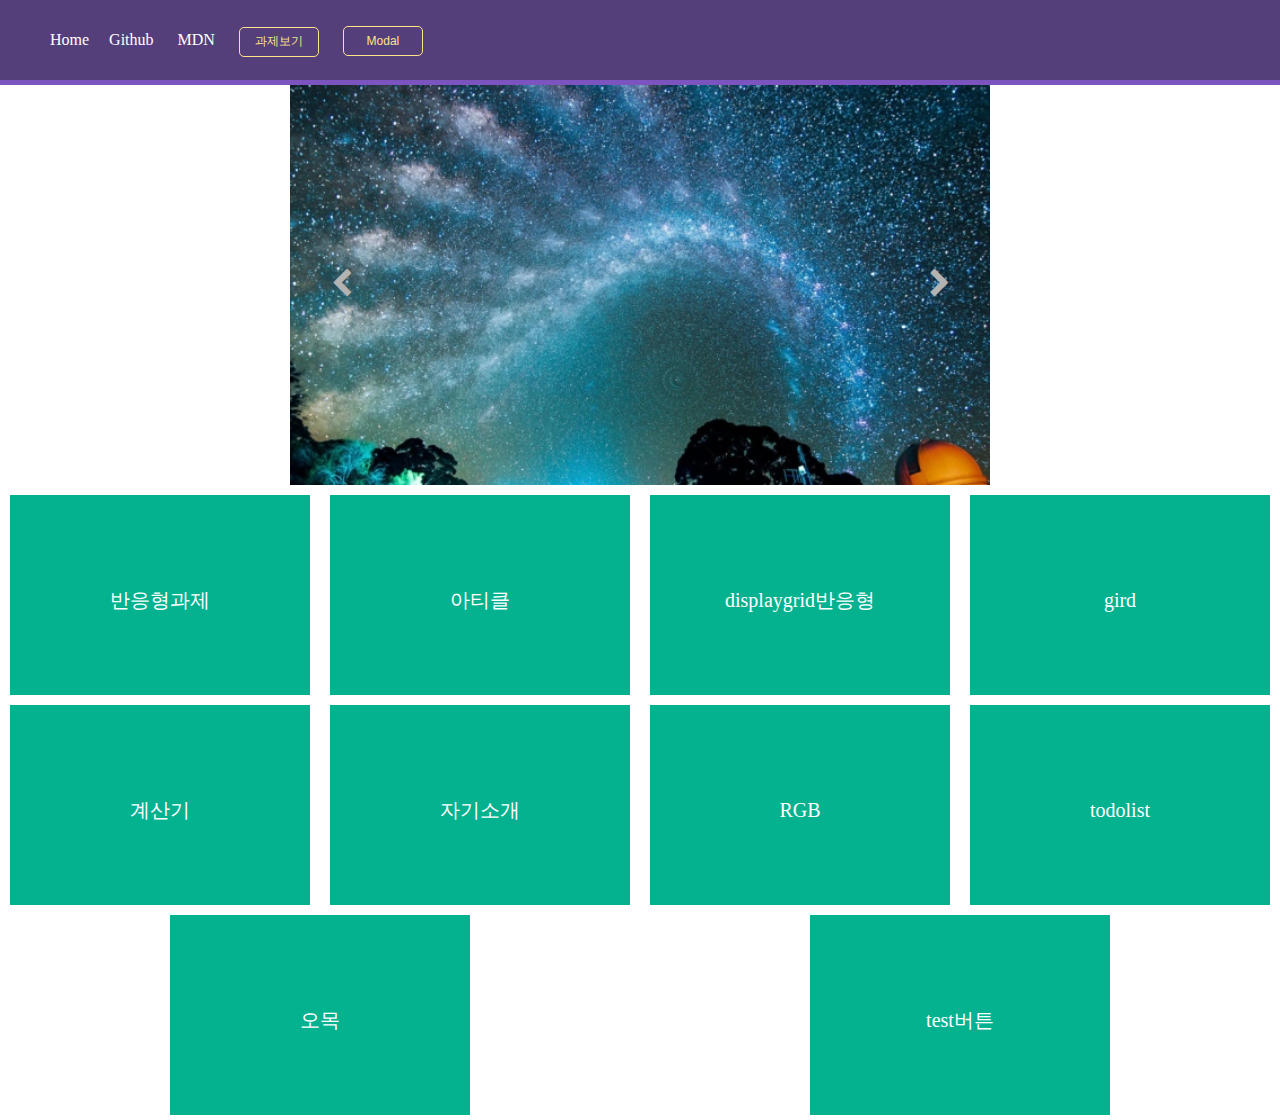
<file: index.html>
<!DOCTYPE html>
<html lang="ko">

<head>
    <meta charset="UTF-8">
    <meta name="viewport" content="width=device-width, initial-scale=1.0">

    <title>과제</title>
    <link rel="stylesheet" href="./css/style.css">
</head>

<body>
    <div class="container">
        <div class="modalwarp" onclick="modalclose()">
        </div>
        <div class="navbar">
            <a href="index.html" class="home">Home</a>
            <ul class="navbarul">
                <li>
                    <a href="https://github.com/wonchangkim/">Github</a>
                </li>
                <li>
                    <a href="https://developer.mozilla.org/ko/">MDN</a>
                </li>
                <li>
                    <button class="carousel-btn menu-btn" type="button" onclick="carouselbtn()">과제보기</button>
                </li>
                <li>
                    <button class="modal-btn menu-btn" type="button" onclick="modalbtn()">Modal</button>
                </li>
                
            </ul>
        </div>

        <div class="modal">
            <h3>Modal test</h3>
            <p>Woohoo, you're reading this text in a modal!</p>
            <button class="modalcolsebtn" type="button" onclick="modalclose()">Close</button>
            <span class="icon-cancel" onclick="modalclose()"></span>

        </div>

        <div class="collapse">
            <div class="collapsecontent">
                <ul class="collapseitem">
                    <li>
                        <a href="./responsive/">반응형과제</a>
                    </li>
                    <li>
                        <a href="./20171127/">아티클</a>
                    </li>
                    <li>
                        <a href="./displaygrid/">displaygrid반응형</a>
                    </li>
                    <li>
                        <a href="./gird/">gird</a>
                    </li>
                    <li>
                        <a href="./calculator/">계산기</a>
                    </li>
                    <li>
                        <a href="./myself/">자기소개</a>
                    </li>
                    <li>
                        <a href="./rgb/">RGB</a>
                    </li>
                    <li>
                        <a href="./todolist/">todolist</a>
                    </li>
                    <li>
                        <a href="./omok/">오목</a>
                    </li>
                    <li>
                        <a href="./test/3.html">test버튼</a>
                    </li>
                </ul>
            </div>

        </div>
        <div class="carousel">
            <div class="corouselinner">
                <img class="img i1" src="./images/1.jpg" alt="">
                <img class="img i2" src="./images/2.jpg" alt="">
                <img class="img i3" src="./images/3.jpg" alt="">
            </div>
            <span class="carobtn carousel-prev icon-left-open" onclick="prevSlides()">
            </span>
            <span class="carobtn carousel-next icon-right-open" onclick="nextSlides()"></span>
        </div>

        <div class="con">
            <div>
                <a href="./responsive/">반응형과제</a>
            </div>
            <div>
                <a href="./20171127/">아티클</a>
            </div>
            <div>
                <a href="./displaygrid/">displaygrid반응형</a>
            </div>
            <div>
                <a href="./gird/">gird</a>
            </div>
            <div>
                <a href="./calculator/">계산기</a>
            </div>
            <div>
                <a href="./myself/">자기소개</a>
            </div>
            <div>
                <a href="./rgb/">RGB</a>
            </div>
            <div>
                <a href="./todolist/">todolist</a>
            </div>

            <div>
                <a href="./omok/">오목</a>
            </div>
            <div>
                <a href="./test/3.html">test버튼</a>
            </div>
        </div>
        <script src="./js/index.js"></script>
    </div>
</body>

</html>
</file>
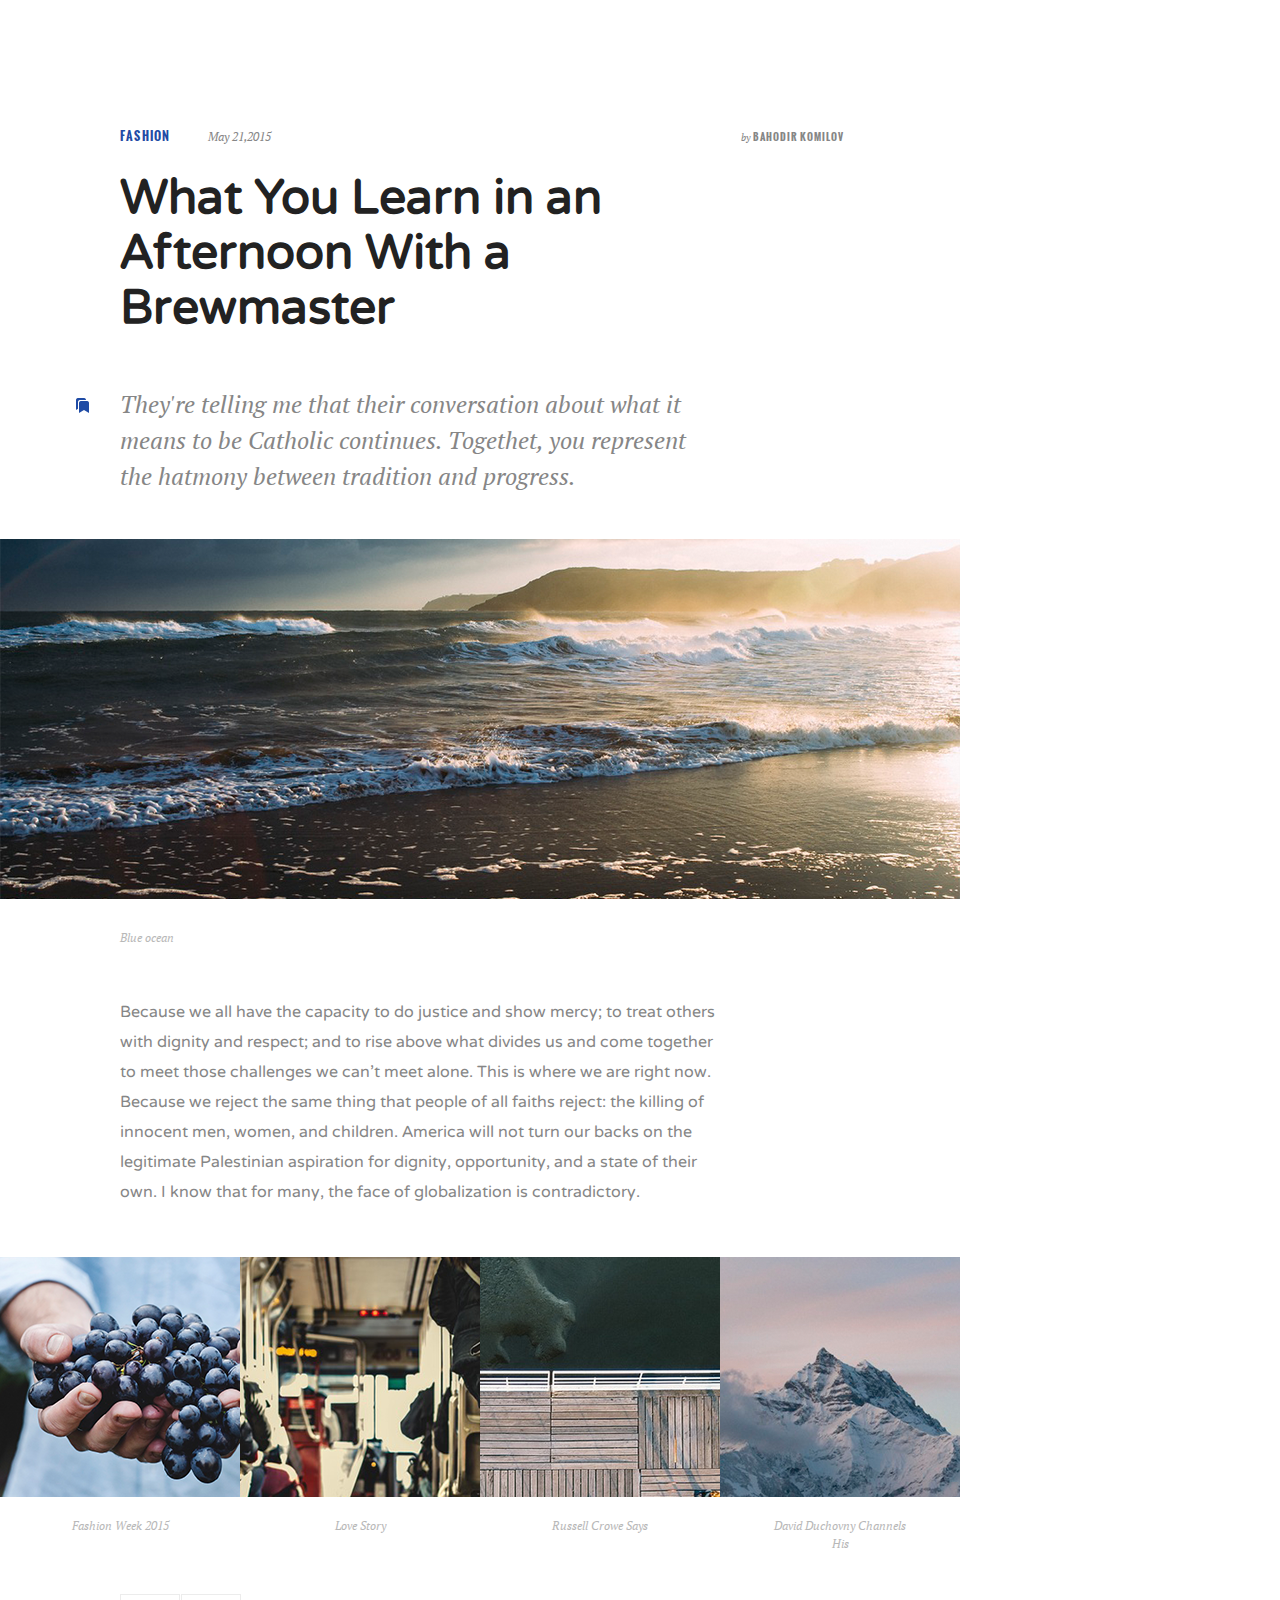
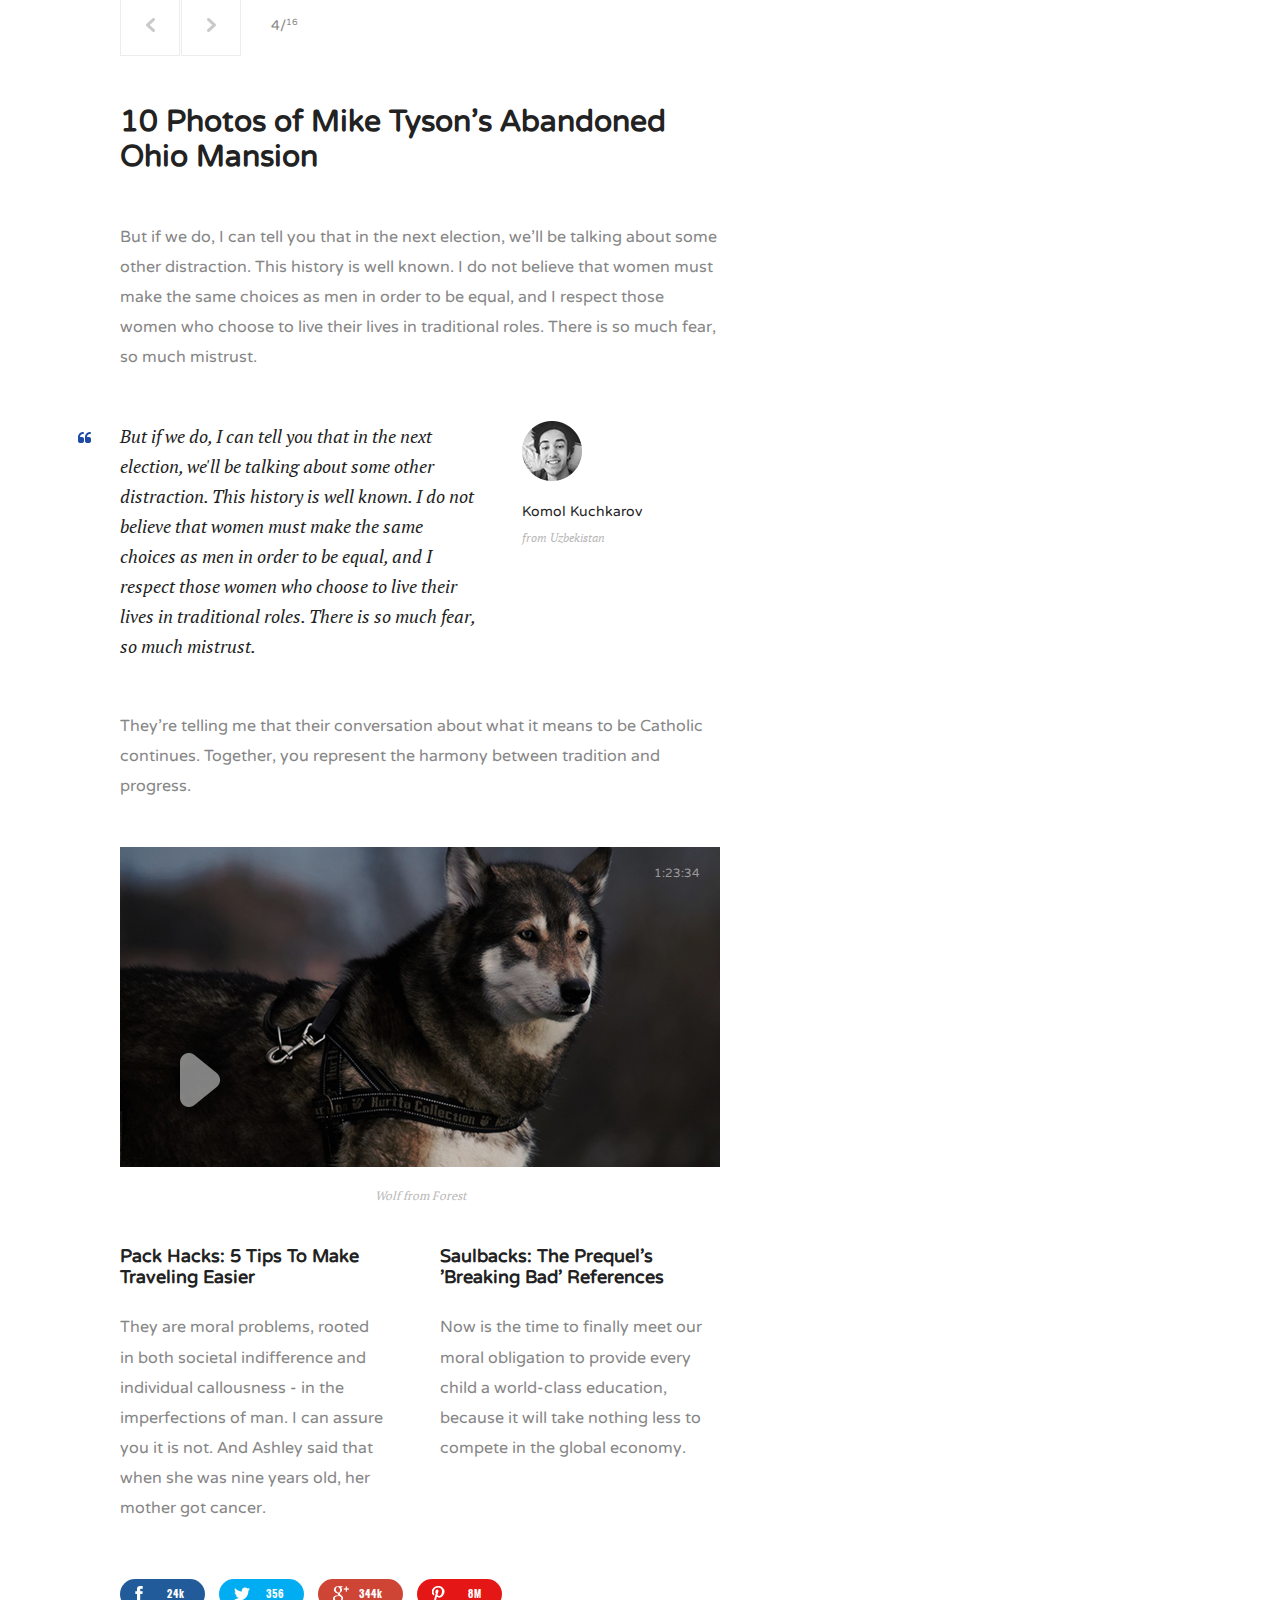
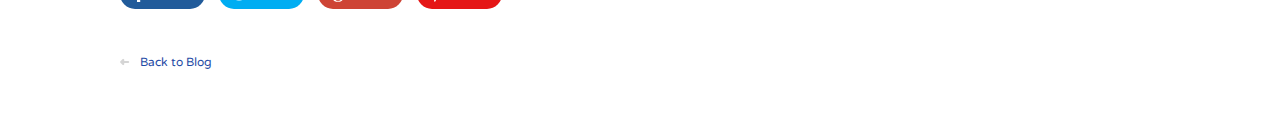
<file: 20171127/index.html>
<!DOCTYPE html>
<html lang="ko">

<head>
  <meta charset="UTF-8">
  <meta name="viewport" content="width=device-width, initial-scale=1.0">
  <link rel="stylesheet" href="./css/style.css">
  <title>2017.11.27과제</title>
</head>

<body>
  <div class="container">
    <a href="#main-content" class="a11y">본문 바로가기</a>
    <header class="header">

      <ul class="menu">
        <li>
          <h1 class="title-heading"><a href="#">fashion</a></h1>
        </li>
        <li>
          <h2 class="readable-hidden">navigation</h2>
        </li>
        <li><a href="#" class="date">May 21,2015</a></li>
        <li><a href="#" class="author">by<span>BAHODIR KOMILOV</span></a></li>
      </ul>

    </header>

    <main class="main-content">
      <article>
        <h2 class="main-article-heading margin"><a href="#">What You Learn in an Afternoon With a Brewmaster</a></h2>
        <p class="main-article-quote margin"><q cite="#">They're telling me that their conversation about what it means to be Catholic continues. Togethet, you represent the hatmony between tradition and progress.</q></p>
        <figure class="main-article-image">
          <img class="main-article-image-content" src="./images/main-article-image.png" alt="바다이미지" title="blue cean">
          <figcaption class="margin">Blue ocean</figcaption>
        </figure>
        <p class="main-article-content margin">Because we all have the capacity to do justice and show mercy; to treat others with dignity and respect; and to rise above what divides us and come together to meet those challenges we can't meet alone. This is where we are right now. Because
          we reject the same thing that people of all faiths reject: the killing of innocent men, women, and children. America will not turn our backs on the legitimate Palestinian aspiration for dignity, opportunity, and a state of their own. I know
          that for many, the face of globalization is contradictory.</p>
      </article>

      <div class="image-slide">
        <section class="section1" id="section1" role="tabpanel" aria-labelledby="tab1">
          <h2 class="readable-hidden">이미지슬라이드</h2>
          <figure>
            <img class="image-slide1" src="./images/main_article_sub_image1.png" alt="손위의 포도" title="Fashion Week 2015">
            <figcaption>Fashion Week 2015</figcaption>
          </figure>
          <figure>
            <img class="image-slide2" src="./images/main_article_sub_image2.png" alt="버스실내 이미지" title="Love Story">
            <figcaption>Love Story</figcaption>
          </figure>
          <figure>
            <img class="image-slide3" src="./images/main_article_sub_image3.png" alt="다리를 위에서 본 모습" title="Russell Crowe Says">
            <figcaption>Russell Crowe Says</figcaption>
          </figure>
          <figure>
            <img class="image-slide4" src="./images/main_article_sub_image4.png" alt="눈이 쌓인 산봉우리" title="David Duchovny Channels His">
            <figcaption>David Duchovny Channels<br>His</figcaption>
          </figure>
        </section>
        <div class="imade-slide-tab margin clearfix" aria-label="이미지 슬라이드 탭">
          <ul class="image-list" role="tablist">
            <li class="prev" id="tab1" role="tab" aria-controls="section1" aria-selected="true" tabindex="0">prev</li>
            <li class="next" id="tab2" role="tab" aria-controls="section2" aria-selected="false" tabindex="0">next</li>
            <li class="tab-status">4/<span>16</span></li>
          </ul>
        </div>
      </div>
    </main>

    <div class="sub-article margin">
      <h2 class="sub-article-heading"><a href="#">10 Photos of Mike Tyson's Abandoned Ohio Mansion</a></h3>
        <p class="sub-article-content">But if we do, I can tell you that in the next election, we'll be talking about some other distraction. This history is well known. I do not believe that women must make the same choices as men in order to be equal, and I respect those women who
          choose to live their lives in traditional roles. There is so much fear, so much mistrust.</p>
        <div class="sub-article-quote clearfix">
          <P class="sub-article-quote-content"><q>But if we do, I can tell you that in the next election, we'll be talking about some other distraction. This history is well known. I do not believe that women must make the same choices as men in order to be equal, and I respect those women
            who choose to live their lives in traditional roles. There is so much fear, so much mistrust.</q></P>
          <figure class="sub-article-author">
            <img class="sub-article-author-face" src="./images/main_article_sub_face.png" alt="작가얼굴" title="article-author-face">
            <figcaption class="sub-article-author-name">Komol Kuchkarov</figcaption>
            <figcaption class="sub-article-author-nation">from Uzbekistan</figcaption>
          </figure>
        </div>
        <div class="sub-article-add-wrap">
          <p class="sub-article-add-content">They're telling me that their conversation about what it means to be Catholic continues. Together, you represent the harmony between tradition and progress.</p>
        </div>
    </div>

    <div class="video margin">
      <h2 class="video-heading readable-hidden">video</h2>
      <span class="video-duration">1:23:34</span>
      <figure>
        <img class="video-img" src="./images/video_woft.png" alt="비디오플레이어" title="wolf from forest">
        <figcaption class="video-caption">Wolf from Forest</figcaption>
      </figure>
      <button type="sumit" class="video-play-button">video play</button>
    </div>


    <div class="other-content margin clearfix">
      <h2 class="other-content readable-hidden">other-content</h2>
      <div class="other-content1">
        <h3 class="other-content1-heading"><a href="#">Pack Hacks: 5 Tips To Make Traveling Easier</a></h3>
        <p>They are moral problems, rooted in both societal indifference and individual callousness - in the imperfections of man. I can assure you it is not. And Ashley said that when she was nine years old, her mother got cancer. </p>
      </div>

      <div class="other-content2">
        <h3 class="other-content2-heading"><a href="#">Saulbacks: The Prequel's 'Breaking Bad' References</a></h3>
        <p>Now is the time to finally meet our moral obligation to provide every child a world-class education, because it will take nothing less to compete in the global economy.</p>
      </div>
    </div>

    <div class="footer">

      <h2 class="readable-hidden">footer</h2>
      <ul class="social">
        <li><a href="http://www.facebook.com" class="facebook" target="_blank">24k</a></li>
        <li><a href="http://www.twitter.com" class="twitter" target="_blank">356</a></li>
        <li><a href="http://www.google.com" class="google" target="_blank">344k</a></li>
        <li><a href="http://www.pinterest.com" class="pinterest" target="_blank">8M</a></li>
      </ul>
      <div class="back">
        <a href="#">Back to Blog</a>
      </div>
    </div>

  </div>
</body>

</html>
</file>
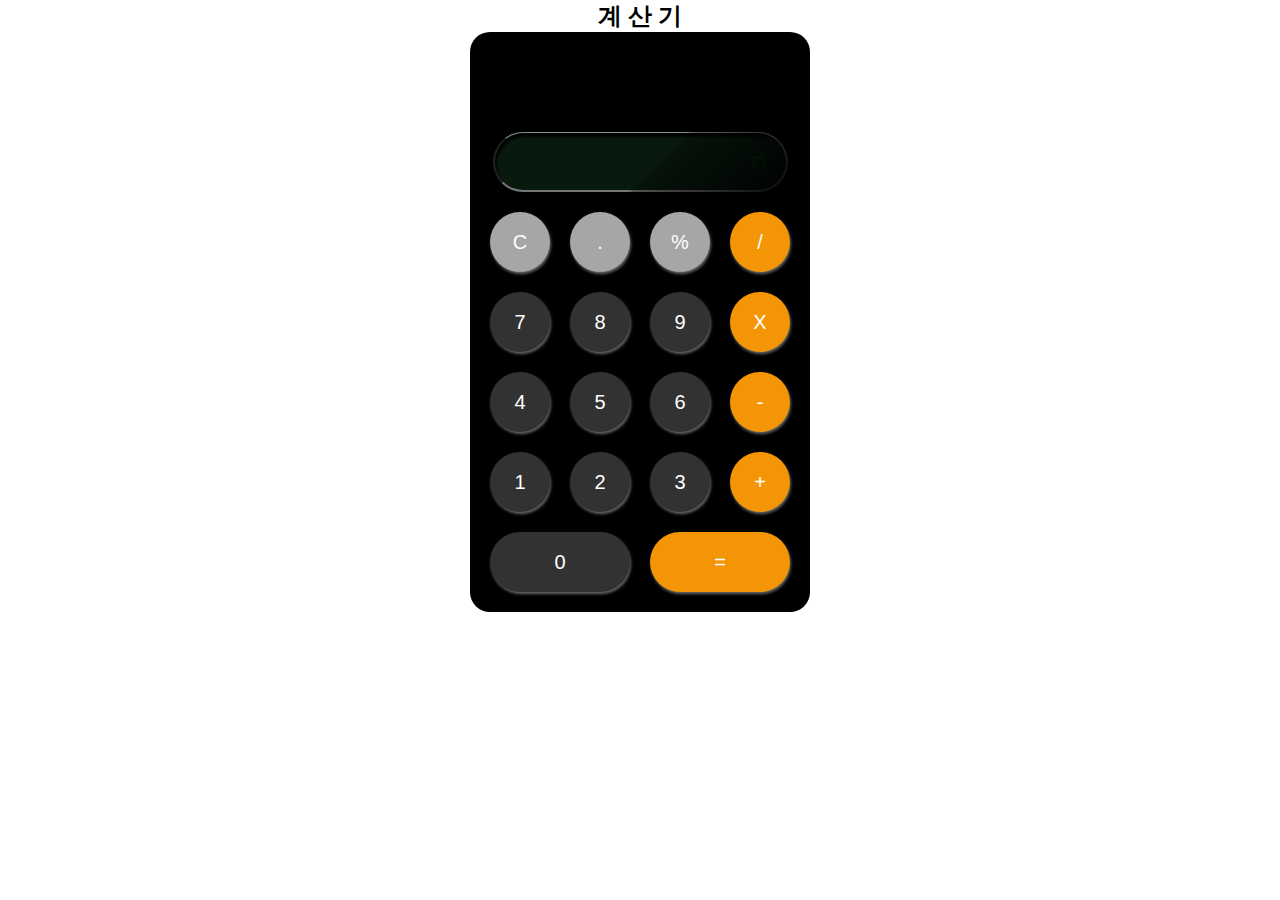
<file: calculator/index.html>
<!DOCTYPE html>
<html lang="en">
<link rel="stylesheet" href="./css/style.css">

<head>

</head>

<BODY>
    <h2 align="center">계 산 기</h2>
    <form name="calform">
        <div class="container">
            <h1 class="display"></h1>
            <input class="resultdisplay" type="text" name="disp" id="disp" value="0">
            <span class="lcd"></span>
            <input class="btn-num num7" type="button" value="7" onclick="but('7')">
            <input class="btn-num num8" type="button" value="8" onclick="but('8')">
            <input class="btn-num num9" type="button" value="9" onclick="but('9')">
            <input class="btn-num numc" type="button" value="C" onclick="c()">
            <input class="btn-num num4" type="button" value="4" onclick="but('4')">
            <input class="btn-num num5" type="button" value="5" onclick="but('5')">
            <input class="btn-num num6" type="button" value="6" onclick="but('6')">
            <input class="btn-num numdivision" type="button" value="/" onclick="but('/')">
            <input class="btn-num numremainder" type="button" value="%" onclick="but('%')">
            <input class="btn-num num1" type="button" value="1" onclick="but('1')">
            <input class="btn-num num2" type="button" value="2" onclick="but('2')">
            <input class="btn-num num3" type="button" value="3" onclick="but('3')">
            <input class="btn-num numdubble" type="button" value="X" onclick="but('*')">
            <input class="btn-num numplus" type="button" value="+" onclick="but('+')">
            <input class="btn-num num0" type="button" value="0" onclick="but('0')">
            <input class="btn-num numpoint" type="button" value="." onclick="but('.')">
            <input class="btn-num numtoatal" type="button" value="=" onclick="total()">
            <input class="btn-num numminus" type="button" value="-"  onclick="but('-')">
        </div>
    </form>
</BODY>

<script>
    let str = '';

    function but(val) {
        if (str === '') {
            if (!isNaN(Number((val)))) {
                str += val;
            }
        } else if (isNaN(Number((str[str.length - 1]))) && isNaN(Number((val)))) {
            str = str.replace(str[str.length - 1], val);

        } else {
            str += val;
        }
        document.querySelector(".display").innerHTML = str;
    }

    function c() {
        str = '';
        document.querySelector(".display").innerHTML = "0";
    }

    function total() {

        let strcheck = Number(str[str.length - 1]);
        let totalNumber = ''
        if (isNaN(strcheck)) {

            str = str.substring(0, str.length - 1);

            totalNumber = eval(str);
            document.querySelector(".display").innerHTML = str;
        } else {
            totalNumber = eval(str);
        }

        document.querySelector("#disp").value = totalNumber;
    }
</script>

</html>
</file>
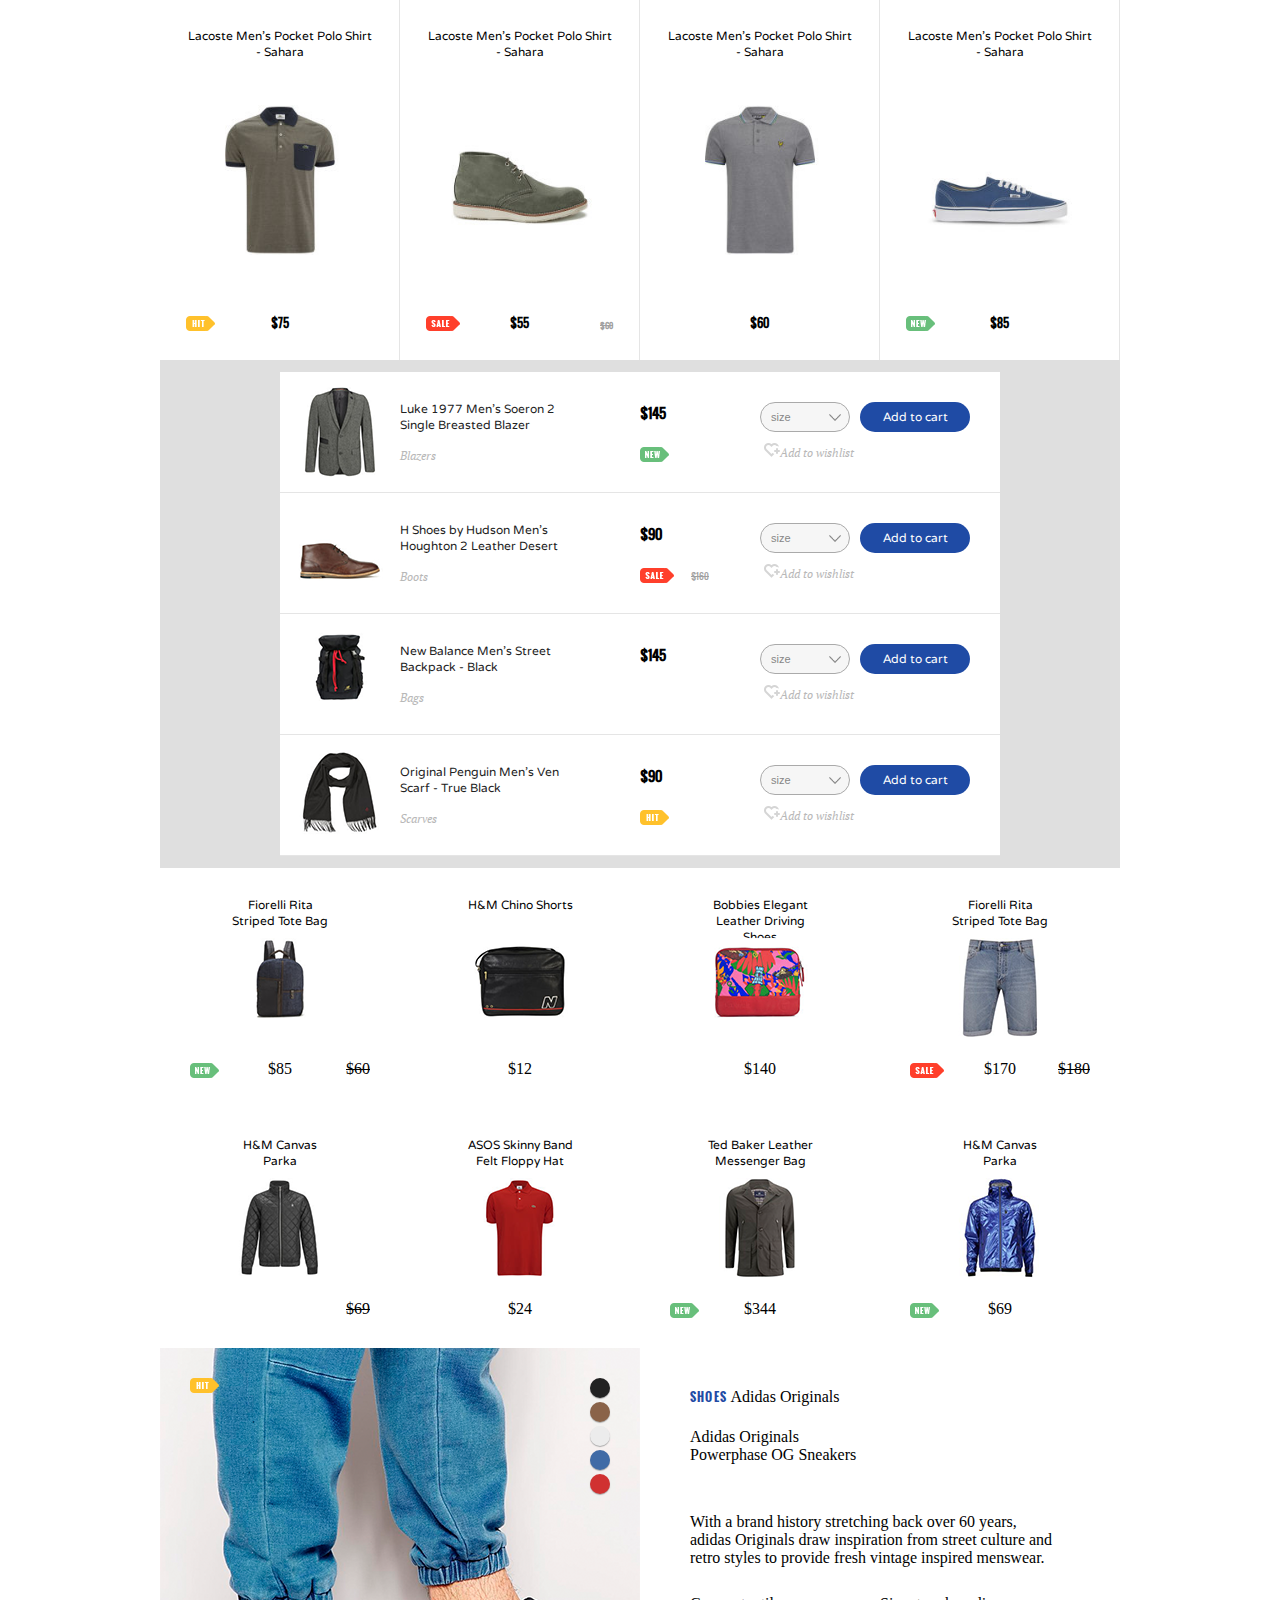
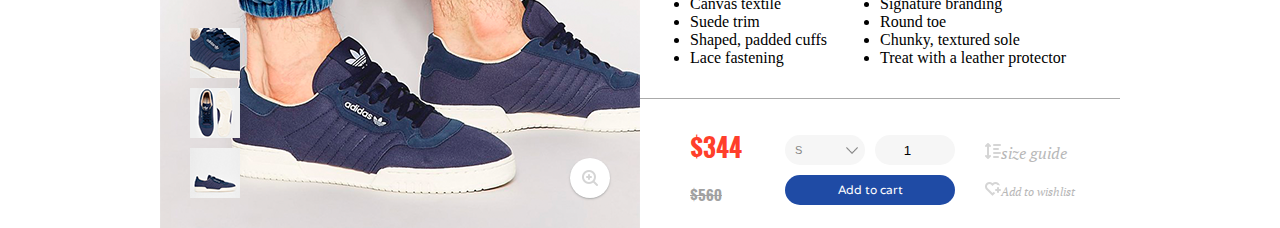
<file: gird/index.html>
<!DOCTYPE html>
<html lang="kr">

<head>
    <meta charset="UTF-8">
    <meta name="viewport" content="width=device-width, initial-scale=1.0">
    <title>20171130과제</title>

    <link rel="stylesheet" href="./css/style.css">
</head>

<body>
    <div class="container">


        <main class="main">


            <div class="row">
                <div class="product1 col-2 phover">
                    <div class="hoverwarp"></div><span class="pro-title ptitle">Lacoste Men's Pocket Polo Shirt - Sahara</span>
                    <img class="imgproduct disimg" src="./images/tshir1.png" alt="##">
                    <img class="icon-sale isale" src="./images/Hit.png" alt="##">
                    <span class="price pri">$75</span>

                    <select class="size1 s1 button80">
                        <option value="a" disabled selected>size</option>
                        <option value="s">S</option>
                        <option value="m">M</option>
                        <option value="l">L</option>
                        <option value="xl">XL</option>
                    </select>
                    <button class="addcart1 ac11 boxcart110" type="sumit">Add to cart</button>
                    <div class="wishbox-warp wishbox-grid">
                        <input class="wishbox" type="checkbox" name="heart" id="a13">
                        <label for="a13" class="addwish1"></label>
                    </div>
                </div>
                <div class="product1 col-2 phover">
                    <div class="hoverwarp"></div><span class="pro-title ptitle">Lacoste Men's Pocket Polo Shirt - Sahara</span>
                    <img class="imgproduct disimg" src="./images/shoes1.png" alt="##">
                    <img class="icon-sale isale" src="./images/sale.png" alt="##">
                    <span class="price pri">$55</span>
                    <span class="sale-price sprice">$60</span>
                    <select class="size1 s1 button80">
                        <option value="a" disabled selected>size</option>
                                    <option value="s">S</option>
                                    <option value="m">M</option>
                                    <option value="l">L</option>
                                    <option value="xl">XL</option>
                        </select>
                    <button class="addcart1 ac11 boxcart110" type="sumit">Add to cart</button>
                    <div class="wishbox-warp wishbox-grid">
                        <input class="wishbox" type="checkbox" name="heart" id="a12">
                        <label for="a12" class="addwish1"></label>
                    </div>
                </div>
                <div class="product1 col-2 phover">
                    <div class="hoverwarp"></div><span class="pro-title ptitle">Lacoste Men's Pocket Polo Shirt - Sahara</span>
                    <img class="imgproduct disimg" src="./images/tshirt2.png" alt="##">

                    <span class="price pri">$60</span>

                    <select class="size1 s1 button80">
                        <option value="a" disabled selected>size</option>
                                    <option value="s">S</option>
                                    <option value="m">M</option>
                                    <option value="l">L</option>
                                    <option value="xl">XL</option>
                        </select>
                    <button class="addcart1 ac11 boxcart110" type="sumit">Add to cart</button>
                    <div class="wishbox-warp wishbox-grid">
                        <input class="wishbox" type="checkbox" name="heart" id="a11">
                        <label for="a11" class="addwish1"></label>
                    </div>
                </div>

                <div class="product1 col-2 phover">
                    <div class="hoverwarp"></div><span class="pro-title ptitle">Lacoste Men's Pocket Polo Shirt - Sahara</span>
                    <img class="imgproduct disimg" src="./images/shoes2.png" alt="##">
                    <img class="icon-sale isale" src="./images/new.png" alt="##">
                    <span class="price pri">$85</span>

                    <select class="size1 s1 button80">
                        <option value="a" disabled selected>size</option>
                                    <option value="s">S</option>
                                    <option value="m">M</option>
                                    <option value="l">L</option>
                                    <option value="xl">XL</option>
                        </select>
                    <button class="addcart1 ac11 boxcart110" type="sumit">Add to cart</button>
                    <div class="wishbox-warp wishbox-grid">
                        <input class="wishbox" type="checkbox" name="heart" id="a1">
                        <label for="a1" class="addwish1"></label>
                    </div>
                </div>
            </div>

            <div class="row push-1 pull-1 marginT ">
                <div class="product2 col-6">
                    <span class="pro2-title">Luke 1977 Men's Soeron 2 Single Breasted Blazer</span>
                    <span class="pro2-sub-title">Blazers</span>
                    <img class="imgproduct2" src="./images/jaket.png" alt="##">
                    <img class="icon2-sale" src="./images/new.png ">
                    <span class="price2">$145</span>

                    <select class="size2 button90">
                        <option value="a" disabled selected>size</option>
                                    <option value="s">S</option>
                                    <option value="m">M</option>
                                    <option value="l">L</option>
                                    <option value="xl">XL</option>
                        </select>
                    <button class="addcart2 boxcart110" type="sumit">Add to cart</button>
                    <div class="wishbox2-grid">
                        <input class="wishbox" type="checkbox" name="heart" id="h11">
                        <label for="h11" class="addwish2"></label>
                    </div>
                </div>
                <div class="product2 col-6">
                    <span class="pro2-title">H Shoes by Hudson Men's Houghton 2 Leather Desert</span>
                    <span class="pro2-sub-title">Boots</span>
                    <img class="imgproduct2" src="./images/ss1.png" alt="##">
                    <img class="icon2-sale" src="./images/sale.png ">
                    <span class="price2">$90</span>
                    <span class="sale-price2">$160</span>
                    <select class="size2 button90">
                        <option value="a" disabled selected>size</option>
                                    <option value="s">S</option>
                                    <option value="m">M</option>
                                    <option value="l">L</option>
                                    <option value="xl">XL</option>
                        </select>
                    <button class="addcart2 boxcart110" type="sumit">Add to cart</button>
                    <div class="wishbox2-grid">
                        <input class="wishbox" type="checkbox" name="heart" id="h1">
                        <label for="h1" class="addwish2"></label>
                    </div>

                </div>
                <div class="product2 col-6">
                    <span class="pro2-title">New Balance Men's Street Backpack - Black</span>
                    <span class="pro2-sub-title">Bags</span>
                    <img class="imgproduct2" src="./images/bb1.png" alt="##">

                    <span class="price2">$145</span>

                    <select class="size2 button90">
                        <option value="a" disabled selected>size</option>
                                    <option value="s">S</option>
                                    <option value="m">M</option>
                                    <option value="l">L</option>
                                    <option value="xl">XL</option>
                        </select>
                    <button class="addcart2 boxcart110" type="sumit">Add to cart</button>
                    <div class="wishbox2-grid">
                        <input class="wishbox" type="checkbox" name="heart" id="h2">
                        <label for="h2" class="addwish2"></label>
                    </div>
                </div>
                <div class="product2 col-6">
                    <span class="pro2-title">Original Penguin Men's Ven Scarf - True Black</span>
                    <span class="pro2-sub-title">Scarves</span>
                    <img class="imgproduct2" src="./images/nn1.png" alt="##">
                    <img class="icon2-sale" src="./images/Hit.png ">
                    <span class="price2">$90</span>

                    <select class="size2 button90">
                        <option value="a" disabled selected>size</option>
                                    <option value="s">S</option>
                                    <option value="m">M</option>
                                    <option value="l">L</option>
                                    <option value="xl">XL</option>
                        </select>
                    <button class="addcart2 boxcart110" type="sumit">Add to cart</button>
                    <div class="wishbox2-grid">
                        <input class="wishbox" type="checkbox" name="heart" id="h3">
                        <label for="h3" class="addwish2"></label>
                    </div>
                </div>

            </div>
            <div class="row">
                <div class="product3 col-2 phover">
                    <div class="hoverwarp"></div>
                    <span class="pro3-title ptitle">Fiorelli Rita Striped Tote Bag</span>
                    <img class="imgproduct3 disimg" src="./images/p1.png" alt="##">
                    <img class="icon3-sale isale" src="./images/new.png">
                    <span class="price3 pri">$85</span>
                    <span class="sale-price3 sprice">$60</span>
                    <select class="size1 s1 button80">
                        <option value="a" disabled selected>size</option>
                                    <option value="s">S</option>
                                    <option value="m">M</option>
                                    <option value="l">L</option>
                                    <option value="xl">XL</option>
                        </select>
                    <button class="addcart1 ac11 boxcart110" type="sumit">Add to cart</button>
                    <div class="wishbox-warp wishbox3-grid">
                        <input class="wishbox" type="checkbox" name="heart" id="h4">
                        <label for="h4" class="addwish2"></label>
                    </div>

                </div>
                <div class="product3 col-2 phover">
                    <div class="hoverwarp"></div>
                    <span class="pro3-title ptitle">H&M Chino Shorts</span>
                    <img class="imgproduct3 disimg" src="./images/p2.png" alt="##">

                    <span class="price3 pri">$12</span>

                    <select class="size1 s1 button80">
                        <option value="a" disabled selected>size</option>
                                    <option value="s">S</option>
                                    <option value="m">M</option>
                                    <option value="l">L</option>
                                    <option value="xl">XL</option>
                        </select>
                    <button class="addcart1 ac11 boxcart110" type="sumit">Add to cart</button>
                    <div class="wishbox-warp wishbox3-grid">
                        <input class="wishbox" type="checkbox" name="heart" id="h4">
                        <label for="h4" class="addwish2"></label>
                    </div>

                </div>
                <div class="product3 col-2 phover">
                    <div class="hoverwarp"></div>
                    <span class="pro3-title ptitle">Bobbies Elegant Leather Driving Shoes</span>
                    <img class="imgproduct3 disimg" src="./images/pp3.png" alt="##">

                    <span class="price3 pri">$140</span>

                    <select class="size1 s1 button80">
                        <option value="a" disabled selected>size</option>
                                    <option value="s">S</option>
                                    <option value="m">M</option>
                                    <option value="l">L</option>
                                    <option value="xl">XL</option>
                        </select>
                    <button class="addcart1 ac11 boxcart110" type="sumit">Add to cart</button>
                    <div class="wishbox-warp wishbox3-grid">
                        <input class="wishbox" type="checkbox" name="heart" id="h4">
                        <label for="h4" class="addwish2"></label>
                    </div>

                </div>
                <div class="product3 col-2 phover">
                    <div class="hoverwarp"></div>
                    <span class="pro3-title ptitle">Fiorelli Rita Striped Tote Bag</span>
                    <img class="imgproduct3 disimg" src="./images/pp4.png" alt="##">
                    <img class="icon3-sale isale" src="./images/sale.png">
                    <span class="price3 pri">$170</span>
                    <span class="sale-price3 sprice">$180</span>
                    <select class="size1 s1 button80">
                        <option value="a" disabled selected>size</option>
                                    <option value="s">S</option>
                                    <option value="m">M</option>
                                    <option value="l">L</option>
                                    <option value="xl">XL</option>
                        </select>
                    <button class="addcart1 ac11 boxcart110" type="sumit">Add to cart</button>
                    <div class="wishbox-warp wishbox3-grid">
                        <input class="wishbox" type="checkbox" name="heart" id="h4">
                        <label for="h4" class="addwish2"></label>
                    </div>

                </div>
                <div class="product3 col-2 phover">
                    <div class="hoverwarp"></div>
                    <span class="pro3-title ptitle">H&M Canvas Parka</span>
                    <img class="imgproduct3 disimg" src="./images/pp5.png" alt="##">

                    <span class="sale-price3 sprice">$69</span>
                    <select class="size1 s1 button80">
                        <option value="a" disabled selected>size</option>
                                    <option value="s">S</option>
                                    <option value="m">M</option>
                                    <option value="l">L</option>
                                    <option value="xl">XL</option>
                        </select>
                    <button class="addcart1 ac11 boxcart110" type="sumit">Add to cart</button>
                    <div class="wishbox-warp wishbox3-grid">
                        <input class="wishbox" type="checkbox" name="heart" id="h4">
                        <label for="h4" class="addwish2"></label>
                    </div>

                </div>
                <div class="product3 col-2 phover">
                    <div class="hoverwarp"></div>
                    <span class="pro3-title ptitle">ASOS Skinny Band Felt Floppy Hat</span>
                    <img class="imgproduct3 disimg" src="./images/pp6.png" alt="##">

                    <span class="price3 pri">$24</span>

                    <select class="size1 s1 button80">
                        <option value="a" disabled selected>size</option>
                                    <option value="s">S</option>
                                    <option value="m">M</option>
                                    <option value="l">L</option>
                                    <option value="xl">XL</option>
                        </select>
                    <button class="addcart1 ac11 boxcart110" type="sumit">Add to cart</button>
                    <div class="wishbox-warp wishbox3-grid">
                        <input class="wishbox" type="checkbox" name="heart" id="h4">
                        <label for="h4" class="addwish2"></label>
                    </div>

                </div>
                <div class="product3 col-2 phover">
                    <div class="hoverwarp"></div>
                    <span class="pro3-title ptitle">Ted Baker Leather Messenger Bag</span>
                    <img class="imgproduct3 disimg" src="./images/pp7.png" alt="##">
                    <img class="icon3-sale isale" src="./images/new.png">
                    <span class="price3 pri">$344</span>

                    <select class="size1 s1 button80">
                        <option value="a" disabled selected>size</option>
                                    <option value="s">S</option>
                                    <option value="m">M</option>
                                    <option value="l">L</option>
                                    <option value="xl">XL</option>
                        </select>
                    <button class="addcart1 ac11 boxcart110" type="sumit">Add to cart</button>
                    <div class="wishbox-warp wishbox3-grid">
                        <input class="wishbox" type="checkbox" name="heart" id="h4">
                        <label for="h4" class="addwish2"></label>
                    </div>

                </div>
                <div class="product3 col-2 phover">
                    <div class="hoverwarp"></div>
                    <span class="pro3-title ptitle">H&M Canvas Parka</span>
                    <img class="imgproduct3 disimg" src="./images/pp8.png" alt="##">
                    <img class="icon3-sale isale" src="./images/new.png">
                    <span class="price3 pri">$69</span>

                    <select class="size1 s1 button80">
                        <option value="a" disabled selected>size</option>
                                    <option value="s">S</option>
                                    <option value="m">M</option>
                                    <option value="l">L</option>
                                    <option value="xl">XL</option>
                        </select>
                    <button class="addcart1 ac11 boxcart110" type="sumit">Add to cart</button>
                    <div class="wishbox-warp wishbox3-grid">
                        <input class="wishbox" type="checkbox" name="heart" id="h4">
                        <label for="h4" class="addwish2"></label>
                    </div>

                </div>







            </div>
            <div class="row">
                <div class="product4 col-4">

                    <img class="imgproduct4" src="./images/480img.png" alt="##">
                    <img class="icon4-sale" src="./images/Hit.png">
                    <div class="sum-image">
                        <img class="c3-imgproduct-thum" src="./images/thum1.png" alt="##">
                        <img class="c3-imgproduct-thum" src="./images/thum2.png" alt="##">
                        <img class="c3-imgproduct-thum" src="./images/thum3.png" alt="##">
                    </div>
                    <div class="checkcl-warp">
                        <div class="checkpostion">
                            <input class="checkbgc1" name="colorpick" type="radio" id="c1">
                            <label class="label1" for="c1"></label>
                        </div>
                        <div class="checkpostion">
                            <input class="checkbgc2" name="colorpick" type="radio" id="c2">
                            <label class="label2" for="c2"></label>
                        </div>
                        <div class="checkpostion">
                            <input class="checkbgc3" name="colorpick" type="radio" id="c3">
                            <label class="label3" for="c3"></label>
                        </div>
                        <div class="checkpostion">
                            <input class="checkbgc4" name="colorpick" type="radio" id="c4">
                            <label class="label4" for="c4"></label>
                        </div>
                        <div class="checkpostion">
                            <input class="checkbgc5" name="colorpick" type="radio" id="c5">
                            <label class="label5" for="c5"></label>
                        </div>
                    </div>

                    <span class="scalespan"></span>

                </div>
                <div class="product4-detail col-4">
                    <span class="catetitle">SHOES</span>
                    <span class="add-cate">Adidas Originals</span>
                    <span class="img4text ">Adidas Originals Powerphase OG Sneakers</span>
                    <span class="prd-desc">With a brand history stretching back over 60 years, adidas Originals draw inspiration from street culture and retro styles to provide fresh vintage inspired menswear.</span>
                    <div class="prd-desc-1">
                        <li>Canvas textile</li>
                        <li>Suede trim </li>
                        <li>Shaped, padded cuffs</li>
                        <li>Lace fastening</li>
                        <!-- 리스트 ul 스타일 변경 할것-->
                    </div>
                    <div class="prd-desc-2">
                        <li>Signature branding</li>
                        <li>Round toe</li>
                        <li>Chunky, textured sole</li>
                        <li>Treat with a leather protector</li>
                    </div>
                    <span class="bottomcon"></span>
                    <span class="price4">$344</span>

                    <select class="size4">
                        <option  value="" disabled>size</option>
                        <option value="s">S</option>
                        <option value="m">M</option>
                        <option value="l">L</option>
                        <option value="xl">XL</option>
                    </select>


                    <input class="quantity" type="number" min="1" max="9" step="1" value="1">

                    <button class="addcart4" type="sumit">Add to cart</button>
                    <span class="sizeguide">size guide</span>


                    <div class="pro-detail-wrap">
                        <input class="wishbox" type="checkbox" name="heart" id="p5">
                        <label for="p5" class="addwish4"></label>
                    </div>

                    <span class="price4-sale">$560</span>







                </div>

            </div>
        </main>
        <footer>

        </footer>
    </div>
</body>


</html
</file>
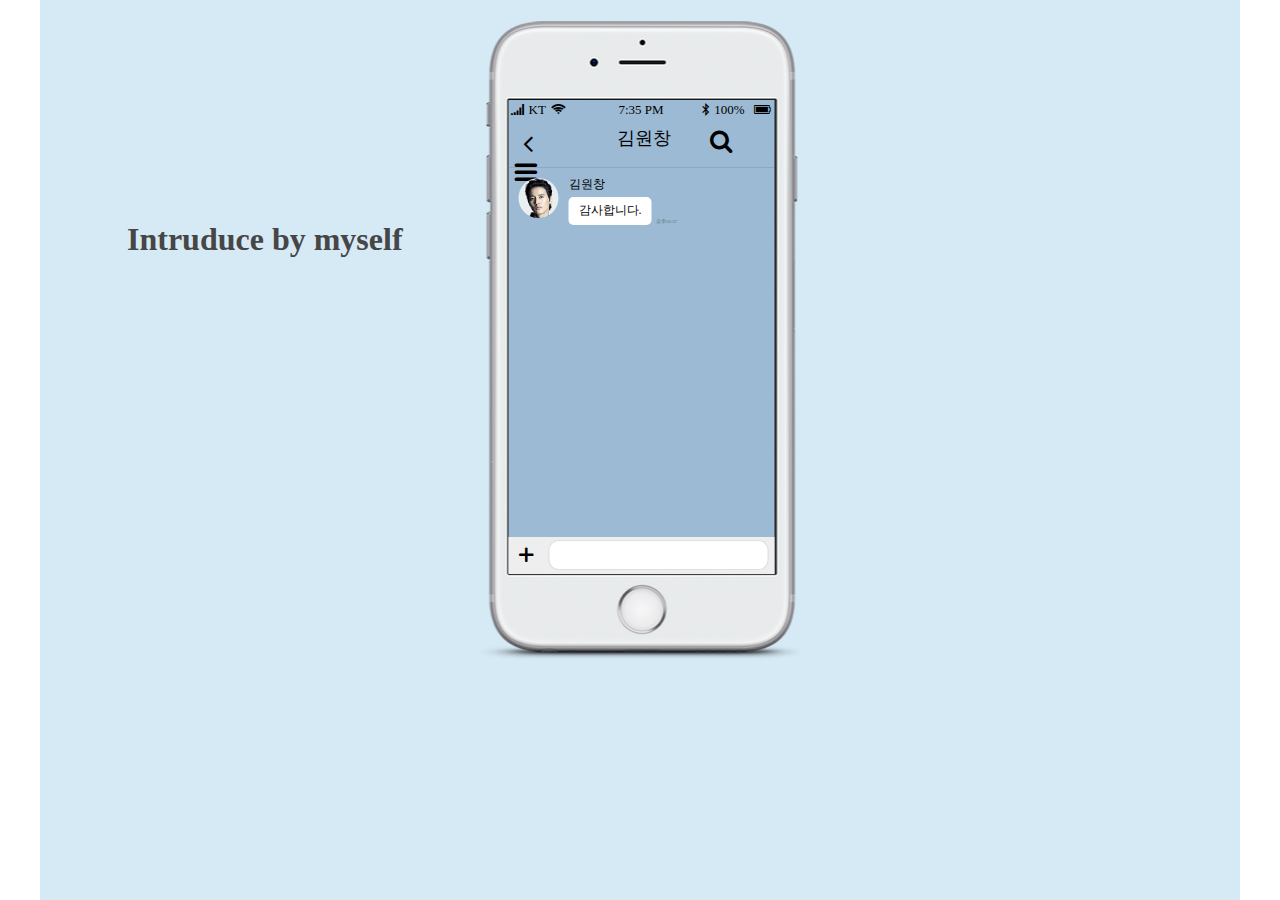
<file: myself/index.html>
<!DOCTYPE html>
<html lang="ko">

<head>
    <meta charset="UTF-8">
    <meta name="viewport" content="width=device-width, initial-scale=1.0">
    <title>자기소개</title>
    <link rel="stylesheet" href="./css/style.css">
</head>

<body>
<audio id="myAudio">
    <source src="./src/kakaotalk.mp3" type="audio/mpeg"> Your browser does not support the audio element.
</audio>
    <div class="container">
        <div class="dec">
            <h1 class="title">Intruduce by myself</h1>
           
            
        </div>
        <div class="kakao">
            <div class="chatbgc">
                <div class="statusbar">
                    <ul>
                        <li class="icon-signal"></li>
                        <li class="carrier">KT</li>
                        <li class="icon-wifi"></li>
                        <li class="time"></li>
                        <li class="icon-bluetooth-b"></li>
                        <li class="batterystatus">100%</li>
                        <li class="icon-battery-4"></li>
                    </ul>
                </div>
                <div class="menu">
                    <span class="icon-angle-left"></span>
                    <span class="id">김원창</span>
                    <span class="icon-search-1"></span>
                    <span class="icon-menu"></span>
                </div>
                <div class="chat-messages">
                    <div class="chat-messages-list">
                        <div class="anwser">
                            <div class="profileimg"></div>
                            <div class="anwtxtwrap">
                                <span class="name">김원창</span>
                                <span class="anwtext awschatbubble">감사합니다.</span>
                                <span class="txttime">오후10:37</span>
                            </div>
                        </div>
                    </div>

                </div>


                <div class="inputtxt">
                    <span class="icon-plus"></span>
                    <form class="inputform" action="javascript:myFunction()">
                        <input id="inputres" type="text" autocomplete="off">
                    </form>
                </div>
            </div>
        </div>
        <script src="./js/moment.js"></script>
        <script src="./js/index.js"></script>

</body>

</html>
</file>
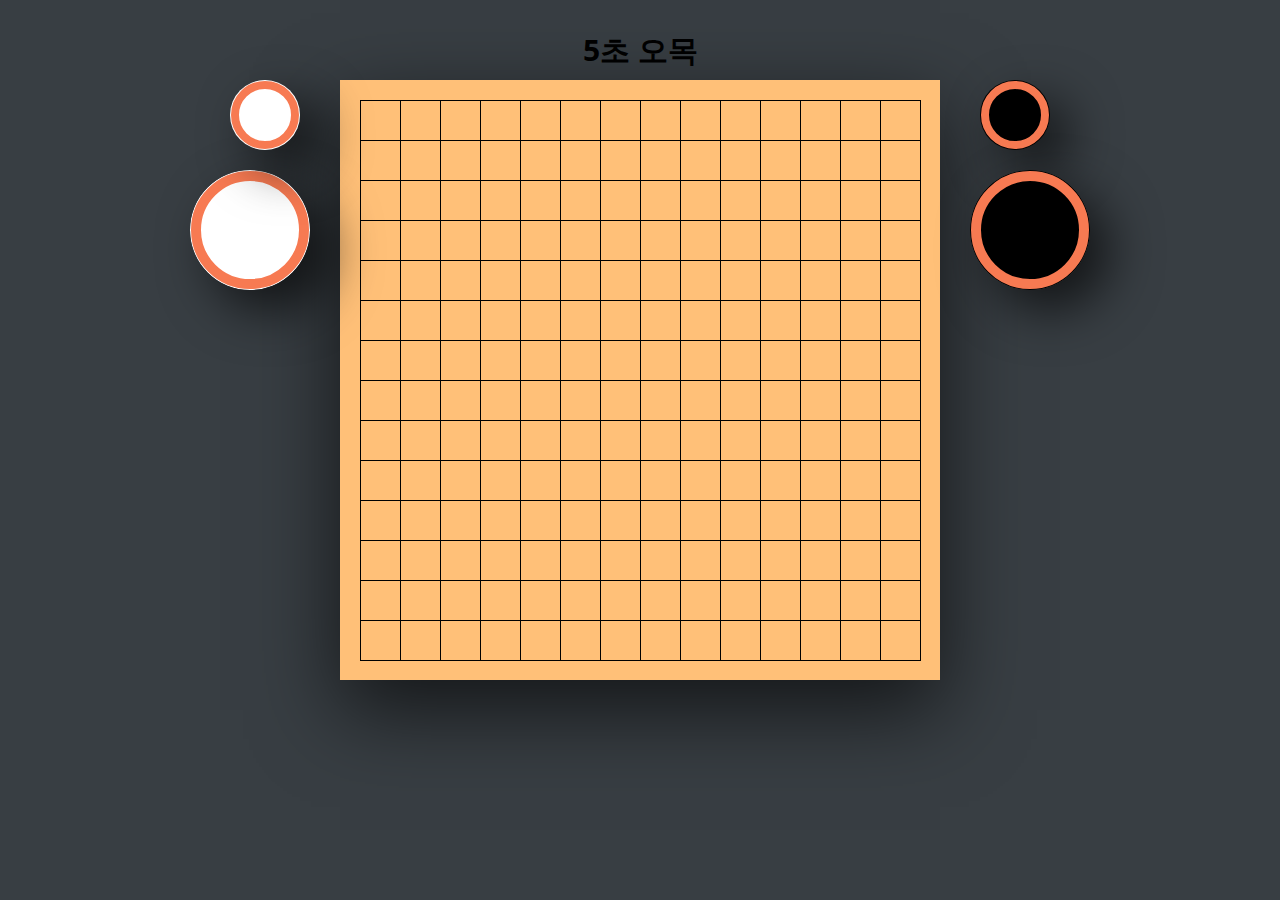
<file: omok/index.html>
<!DOCTYPE html>
<html lang="ko">

<head>
  <meta charset="UTF-8">
  <meta name="viewport" content="width=device-width, initial-scale=1.0">
  <meta http-equiv="X-UA-Compatible" content="ie=edge">
  <title>OMOK</title>
  <link rel="stylesheet" href="./css/style.css">
  <link href="https://fonts.googleapis.com/css?family=Nunito+Sans" rel="stylesheet">

</head>

<body>
  <div class="container">
    <div class="title">
      5초 오목
    </div>
    <div class="wrap">
      <div class="countwrap clearfix">
        <div class="whitetimer">
          <svg class="progress" width="120" height="120" viewBox="0 0 120 120">
            <circle class="progress__meter" cx="60" cy="60" r="54" stroke-width="12" fill="white" />
            <circle class="progress__value" cx="60" cy="60" r="54" stroke-width="10" />
            <text class="whitecounttxt" x="0" y="15" fill="black" transform="rotate(90 7,55)"></text>
          </svg>
        </div>
        <div class="limitwrap">
          <div class="whitelimit">
            <svg class="limit1" width="70" height="70">
              <circle class="limit" cx="35" cy="35" r="33" stroke-width="8" fill="white" />
              <circle class="limit__value" cx="35" cy="35" r="30" stroke-width="8" />
              <text class="whitelimittxt" x="0" y="15" fill="black" transform="rotate(90 7,36)"></text>
            </svg>
          </div>
          <div class="blacklimit">
            <svg class="limit1" width="70" height="70">
              <circle class="limit2" cx="35" cy="35" r="33" stroke-width="8" />
              <circle class="limit__value2" cx="35" cy="35" r="30" stroke-width="8" />
              <text class="blacklimittxt" x="0" y="15" fill="white" transform="rotate(90 7,36)"></text>
            </svg>
          </div>
        </div>

        <div class="blacktimer">
          <svg class="progress" width="120" height="120" viewBox="0 0 120 120">
            <circle class="progress__meter2" cx="60" cy="60" r="54" stroke-width="12" />
            <circle class="progress__value2" cx="60" cy="60" r="54" stroke-width="10" />
            <text class="blackcounttxt" x="0" y="15" fill="white" transform="rotate(90 7,55)"></text>
          </svg>
        </div>



      </div>
      <div class="board">
        <div class="row-1 row">
          <div class="col-1 col">
            <div class="col__grid"></div>
          </div>
          <div class="col-2 col">
            <div class="col__grid"></div>
          </div>
          <div class="col-3 col">
            <div class="col__grid"></div>
          </div>
          <div class="col-4 col">
            <div class="col__grid"></div>
          </div>
          <div class="col-5 col">
            <div class="col__grid"></div>
          </div>
          <div class="col-6 col">
            <div class="col__grid"></div>
          </div>
          <div class="col-7 col">
            <div class="col__grid"></div>
          </div>
          <div class="col-8 col">
            <div class="col__grid"></div>
          </div>
          <div class="col-9 col">
            <div class="col__grid"></div>
          </div>
          <div class="col-10 col">
            <div class="col__grid"></div>
          </div>
          <div class="col-11 col">
            <div class="col__grid"></div>
          </div>
          <div class="col-12 col">
            <div class="col__grid"></div>
          </div>
          <div class="col-13 col">
            <div class="col__grid"></div>
          </div>
          <div class="col-14 col">
            <div class="col__grid"></div>
          </div>
          <div class="col-15 col">
            <div class="col__grid"></div>
          </div>
        </div>
        <div class="row-2 row">
          <div class="col-1 col">
            <div class="col__grid"></div>
          </div>
          <div class="col-2 col">
            <div class="col__grid"></div>
          </div>
          <div class="col-3 col">
            <div class="col__grid"></div>
          </div>
          <div class="col-4 col">
            <div class="col__grid"></div>
          </div>
          <div class="col-5 col">
            <div class="col__grid"></div>
          </div>
          <div class="col-6 col">
            <div class="col__grid"></div>
          </div>
          <div class="col-7 col">
            <div class="col__grid"></div>
          </div>
          <div class="col-8 col">
            <div class="col__grid"></div>
          </div>
          <div class="col-9 col">
            <div class="col__grid"></div>
          </div>
          <div class="col-10 col">
            <div class="col__grid"></div>
          </div>
          <div class="col-11 col">
            <div class="col__grid"></div>
          </div>
          <div class="col-12 col">
            <div class="col__grid"></div>
          </div>
          <div class="col-13 col">
            <div class="col__grid"></div>
          </div>
          <div class="col-14 col">
            <div class="col__grid"></div>
          </div>
          <div class="col-15 col">
            <div class="col__grid"></div>
          </div>
        </div>
        <div class="row-3 row">
          <div class="col-1 col">
            <div class="col__grid"></div>
          </div>
          <div class="col-2 col">
            <div class="col__grid"></div>
          </div>
          <div class="col-3 col">
            <div class="col__grid"></div>
          </div>
          <div class="col-4 col">
            <div class="col__grid"></div>
          </div>
          <div class="col-5 col">
            <div class="col__grid"></div>
          </div>
          <div class="col-6 col">
            <div class="col__grid"></div>
          </div>
          <div class="col-7 col">
            <div class="col__grid"></div>
          </div>
          <div class="col-8 col">
            <div class="col__grid"></div>
          </div>
          <div class="col-9 col">
            <div class="col__grid"></div>
          </div>
          <div class="col-10 col">
            <div class="col__grid"></div>
          </div>
          <div class="col-11 col">
            <div class="col__grid"></div>
          </div>
          <div class="col-12 col">
            <div class="col__grid"></div>
          </div>
          <div class="col-13 col">
            <div class="col__grid"></div>
          </div>
          <div class="col-14 col">
            <div class="col__grid"></div>
          </div>
          <div class="col-15 col">
            <div class="col__grid"></div>
          </div>
        </div>
        <div class="row-4 row">
          <div class="col-1 col">
            <div class="col__grid"></div>
          </div>
          <div class="col-2 col">
            <div class="col__grid"></div>
          </div>
          <div class="col-3 col">
            <div class="col__grid"></div>
          </div>
          <div class="col-4 col">
            <div class="col__grid"></div>
          </div>
          <div class="col-5 col">
            <div class="col__grid"></div>
          </div>
          <div class="col-6 col">
            <div class="col__grid"></div>
          </div>
          <div class="col-7 col">
            <div class="col__grid"></div>
          </div>
          <div class="col-8 col">
            <div class="col__grid"></div>
          </div>
          <div class="col-9 col">
            <div class="col__grid"></div>
          </div>
          <div class="col-10 col">
            <div class="col__grid"></div>
          </div>
          <div class="col-11 col">
            <div class="col__grid"></div>
          </div>
          <div class="col-12 col">
            <div class="col__grid"></div>
          </div>
          <div class="col-13 col">
            <div class="col__grid"></div>
          </div>
          <div class="col-14 col">
            <div class="col__grid"></div>
          </div>
          <div class="col-15 col">
            <div class="col__grid"></div>
          </div>
        </div>
        <div class="row-5 row">
          <div class="col-1 col">
            <div class="col__grid"></div>
          </div>
          <div class="col-2 col">
            <div class="col__grid"></div>
          </div>
          <div class="col-3 col">
            <div class="col__grid"></div>
          </div>
          <div class="col-4 col">
            <div class="col__grid"></div>
          </div>
          <div class="col-5 col">
            <div class="col__grid"></div>
          </div>
          <div class="col-6 col">
            <div class="col__grid"></div>
          </div>
          <div class="col-7 col">
            <div class="col__grid"></div>
          </div>
          <div class="col-8 col">
            <div class="col__grid"></div>
          </div>
          <div class="col-9 col">
            <div class="col__grid"></div>
          </div>
          <div class="col-10 col">
            <div class="col__grid"></div>
          </div>
          <div class="col-11 col">
            <div class="col__grid"></div>
          </div>
          <div class="col-12 col">
            <div class="col__grid"></div>
          </div>
          <div class="col-13 col">
            <div class="col__grid"></div>
          </div>
          <div class="col-14 col">
            <div class="col__grid"></div>
          </div>
          <div class="col-15 col">
            <div class="col__grid"></div>
          </div>
        </div>
        <div class="row-6 row">
          <div class="col-1 col">
            <div class="col__grid"></div>
          </div>
          <div class="col-2 col">
            <div class="col__grid"></div>
          </div>
          <div class="col-3 col">
            <div class="col__grid"></div>
          </div>
          <div class="col-4 col">
            <div class="col__grid"></div>
          </div>
          <div class="col-5 col">
            <div class="col__grid"></div>
          </div>
          <div class="col-6 col">
            <div class="col__grid"></div>
          </div>
          <div class="col-7 col">
            <div class="col__grid"></div>
          </div>
          <div class="col-8 col">
            <div class="col__grid"></div>
          </div>
          <div class="col-9 col">
            <div class="col__grid"></div>
          </div>
          <div class="col-10 col">
            <div class="col__grid"></div>
          </div>
          <div class="col-11 col">
            <div class="col__grid"></div>
          </div>
          <div class="col-12 col">
            <div class="col__grid"></div>
          </div>
          <div class="col-13 col">
            <div class="col__grid"></div>
          </div>
          <div class="col-14 col">
            <div class="col__grid"></div>
          </div>
          <div class="col-15 col">
            <div class="col__grid"></div>
          </div>
        </div>
        <div class="row-7 row">
          <div class="col-1 col">
            <div class="col__grid"></div>
          </div>
          <div class="col-2 col">
            <div class="col__grid"></div>
          </div>
          <div class="col-3 col">
            <div class="col__grid"></div>
          </div>
          <div class="col-4 col">
            <div class="col__grid"></div>
          </div>
          <div class="col-5 col">
            <div class="col__grid"></div>
          </div>
          <div class="col-6 col">
            <div class="col__grid"></div>
          </div>
          <div class="col-7 col">
            <div class="col__grid"></div>
          </div>
          <div class="col-8 col">
            <div class="col__grid"></div>
          </div>
          <div class="col-9 col">
            <div class="col__grid"></div>
          </div>
          <div class="col-10 col">
            <div class="col__grid"></div>
          </div>
          <div class="col-11 col">
            <div class="col__grid"></div>
          </div>
          <div class="col-12 col">
            <div class="col__grid"></div>
          </div>
          <div class="col-13 col">
            <div class="col__grid"></div>
          </div>
          <div class="col-14 col">
            <div class="col__grid"></div>
          </div>
          <div class="col-15 col">
            <div class="col__grid"></div>
          </div>
        </div>
        <div class="row-8 row">
          <div class="col-1 col">
            <div class="col__grid"></div>
          </div>
          <div class="col-2 col">
            <div class="col__grid"></div>
          </div>
          <div class="col-3 col">
            <div class="col__grid"></div>
          </div>
          <div class="col-4 col">
            <div class="col__grid"></div>
          </div>
          <div class="col-5 col">
            <div class="col__grid"></div>
          </div>
          <div class="col-6 col">
            <div class="col__grid"></div>
          </div>
          <div class="col-7 col">
            <div class="col__grid"></div>
          </div>
          <div class="col-8 col">
            <div class="col__grid"></div>
          </div>
          <div class="col-9 col">
            <div class="col__grid"></div>
          </div>
          <div class="col-10 col">
            <div class="col__grid"></div>
          </div>
          <div class="col-11 col">
            <div class="col__grid"></div>
          </div>
          <div class="col-12 col">
            <div class="col__grid"></div>
          </div>
          <div class="col-13 col">
            <div class="col__grid"></div>
          </div>
          <div class="col-14 col">
            <div class="col__grid"></div>
          </div>
          <div class="col-15 col">
            <div class="col__grid"></div>
          </div>
        </div>
        <div class="row-9 row">
          <div class="col-1 col">
            <div class="col__grid"></div>
          </div>
          <div class="col-2 col">
            <div class="col__grid"></div>
          </div>
          <div class="col-3 col">
            <div class="col__grid"></div>
          </div>
          <div class="col-4 col">
            <div class="col__grid"></div>
          </div>
          <div class="col-5 col">
            <div class="col__grid"></div>
          </div>
          <div class="col-6 col">
            <div class="col__grid"></div>
          </div>
          <div class="col-7 col">
            <div class="col__grid"></div>
          </div>
          <div class="col-8 col">
            <div class="col__grid"></div>
          </div>
          <div class="col-9 col">
            <div class="col__grid"></div>
          </div>
          <div class="col-10 col">
            <div class="col__grid"></div>
          </div>
          <div class="col-11 col">
            <div class="col__grid"></div>
          </div>
          <div class="col-12 col">
            <div class="col__grid"></div>
          </div>
          <div class="col-13 col">
            <div class="col__grid"></div>
          </div>
          <div class="col-14 col">
            <div class="col__grid"></div>
          </div>
          <div class="col-15 col">
            <div class="col__grid"></div>
          </div>
        </div>
        <div class="row-10 row">
          <div class="col-1 col">
            <div class="col__grid"></div>
          </div>
          <div class="col-2 col">
            <div class="col__grid"></div>
          </div>
          <div class="col-3 col">
            <div class="col__grid"></div>
          </div>
          <div class="col-4 col">
            <div class="col__grid"></div>
          </div>
          <div class="col-5 col">
            <div class="col__grid"></div>
          </div>
          <div class="col-6 col">
            <div class="col__grid"></div>
          </div>
          <div class="col-7 col">
            <div class="col__grid"></div>
          </div>
          <div class="col-8 col">
            <div class="col__grid"></div>
          </div>
          <div class="col-9 col">
            <div class="col__grid"></div>
          </div>
          <div class="col-10 col">
            <div class="col__grid"></div>
          </div>
          <div class="col-11 col">
            <div class="col__grid"></div>
          </div>
          <div class="col-12 col">
            <div class="col__grid"></div>
          </div>
          <div class="col-13 col">
            <div class="col__grid"></div>
          </div>
          <div class="col-14 col">
            <div class="col__grid"></div>
          </div>
          <div class="col-15 col">
            <div class="col__grid"></div>
          </div>
        </div>
        <div class="row-11 row">
          <div class="col-1 col">
            <div class="col__grid"></div>
          </div>
          <div class="col-2 col">
            <div class="col__grid"></div>
          </div>
          <div class="col-3 col">
            <div class="col__grid"></div>
          </div>
          <div class="col-4 col">
            <div class="col__grid"></div>
          </div>
          <div class="col-5 col">
            <div class="col__grid"></div>
          </div>
          <div class="col-6 col">
            <div class="col__grid"></div>
          </div>
          <div class="col-7 col">
            <div class="col__grid"></div>
          </div>
          <div class="col-8 col">
            <div class="col__grid"></div>
          </div>
          <div class="col-9 col">
            <div class="col__grid"></div>
          </div>
          <div class="col-10 col">
            <div class="col__grid"></div>
          </div>
          <div class="col-11 col">
            <div class="col__grid"></div>
          </div>
          <div class="col-12 col">
            <div class="col__grid"></div>
          </div>
          <div class="col-13 col">
            <div class="col__grid"></div>
          </div>
          <div class="col-14 col">
            <div class="col__grid"></div>
          </div>
          <div class="col-15 col">
            <div class="col__grid"></div>
          </div>
        </div>
        <div class="row-12 row">
          <div class="col-1 col">
            <div class="col__grid"></div>
          </div>
          <div class="col-2 col">
            <div class="col__grid"></div>
          </div>
          <div class="col-3 col">
            <div class="col__grid"></div>
          </div>
          <div class="col-4 col">
            <div class="col__grid"></div>
          </div>
          <div class="col-5 col">
            <div class="col__grid"></div>
          </div>
          <div class="col-6 col">
            <div class="col__grid"></div>
          </div>
          <div class="col-7 col">
            <div class="col__grid"></div>
          </div>
          <div class="col-8 col">
            <div class="col__grid"></div>
          </div>
          <div class="col-9 col">
            <div class="col__grid"></div>
          </div>
          <div class="col-10 col">
            <div class="col__grid"></div>
          </div>
          <div class="col-11 col">
            <div class="col__grid"></div>
          </div>
          <div class="col-12 col">
            <div class="col__grid"></div>
          </div>
          <div class="col-13 col">
            <div class="col__grid"></div>
          </div>
          <div class="col-14 col">
            <div class="col__grid"></div>
          </div>
          <div class="col-15 col">
            <div class="col__grid"></div>
          </div>
        </div>
        <div class="row-13 row">
          <div class="col-1 col">
            <div class="col__grid"></div>
          </div>
          <div class="col-2 col">
            <div class="col__grid"></div>
          </div>
          <div class="col-3 col">
            <div class="col__grid"></div>
          </div>
          <div class="col-4 col">
            <div class="col__grid"></div>
          </div>
          <div class="col-5 col">
            <div class="col__grid"></div>
          </div>
          <div class="col-6 col">
            <div class="col__grid"></div>
          </div>
          <div class="col-7 col">
            <div class="col__grid"></div>
          </div>
          <div class="col-8 col">
            <div class="col__grid"></div>
          </div>
          <div class="col-9 col">
            <div class="col__grid"></div>
          </div>
          <div class="col-10 col">
            <div class="col__grid"></div>
          </div>
          <div class="col-11 col">
            <div class="col__grid"></div>
          </div>
          <div class="col-12 col">
            <div class="col__grid"></div>
          </div>
          <div class="col-13 col">
            <div class="col__grid"></div>
          </div>
          <div class="col-14 col">
            <div class="col__grid"></div>
          </div>
          <div class="col-15 col">
            <div class="col__grid"></div>
          </div>
        </div>
        <div class="row-14 row">
          <div class="col-1 col">
            <div class="col__grid"></div>
          </div>
          <div class="col-2 col">
            <div class="col__grid"></div>
          </div>
          <div class="col-3 col">
            <div class="col__grid"></div>
          </div>
          <div class="col-4 col">
            <div class="col__grid"></div>
          </div>
          <div class="col-5 col">
            <div class="col__grid"></div>
          </div>
          <div class="col-6 col">
            <div class="col__grid"></div>
          </div>
          <div class="col-7 col">
            <div class="col__grid"></div>
          </div>
          <div class="col-8 col">
            <div class="col__grid"></div>
          </div>
          <div class="col-9 col">
            <div class="col__grid"></div>
          </div>
          <div class="col-10 col">
            <div class="col__grid"></div>
          </div>
          <div class="col-11 col">
            <div class="col__grid"></div>
          </div>
          <div class="col-12 col">
            <div class="col__grid"></div>
          </div>
          <div class="col-13 col">
            <div class="col__grid"></div>
          </div>
          <div class="col-14 col">
            <div class="col__grid"></div>
          </div>
          <div class="col-15 col">
            <div class="col__grid"></div>
          </div>
        </div>
        <div class="row-15 row">
          <div class="col-1 col">
            <div class="col__grid"></div>
          </div>
          <div class="col-2 col">
            <div class="col__grid"></div>
          </div>
          <div class="col-3 col">
            <div class="col__grid"></div>
          </div>
          <div class="col-4 col">
            <div class="col__grid"></div>
          </div>
          <div class="col-5 col">
            <div class="col__grid"></div>
          </div>
          <div class="col-6 col">
            <div class="col__grid"></div>
          </div>
          <div class="col-7 col">
            <div class="col__grid"></div>
          </div>
          <div class="col-8 col">
            <div class="col__grid"></div>
          </div>
          <div class="col-9 col">
            <div class="col__grid"></div>
          </div>
          <div class="col-10 col">
            <div class="col__grid"></div>
          </div>
          <div class="col-11 col">
            <div class="col__grid"></div>
          </div>
          <div class="col-12 col">
            <div class="col__grid"></div>
          </div>
          <div class="col-13 col">
            <div class="col__grid"></div>
          </div>
          <div class="col-14 col">
            <div class="col__grid"></div>
          </div>
          <div class="col-15 col">
            <div class="col__grid"></div>
          </div>
        </div>
      </div>
    </div>
    <div class="victory" >
      </div>
      <div class="victorycontent">
        <div class="victorytxt"></div>
        <div class="victoryradius">승</div>
        <button class="victorybutton" onclick="window.location.reload()">다시하기</button>

    </div>
  </div>
  <script src="./js/index.js"></script>
</body>

</html>
</file>
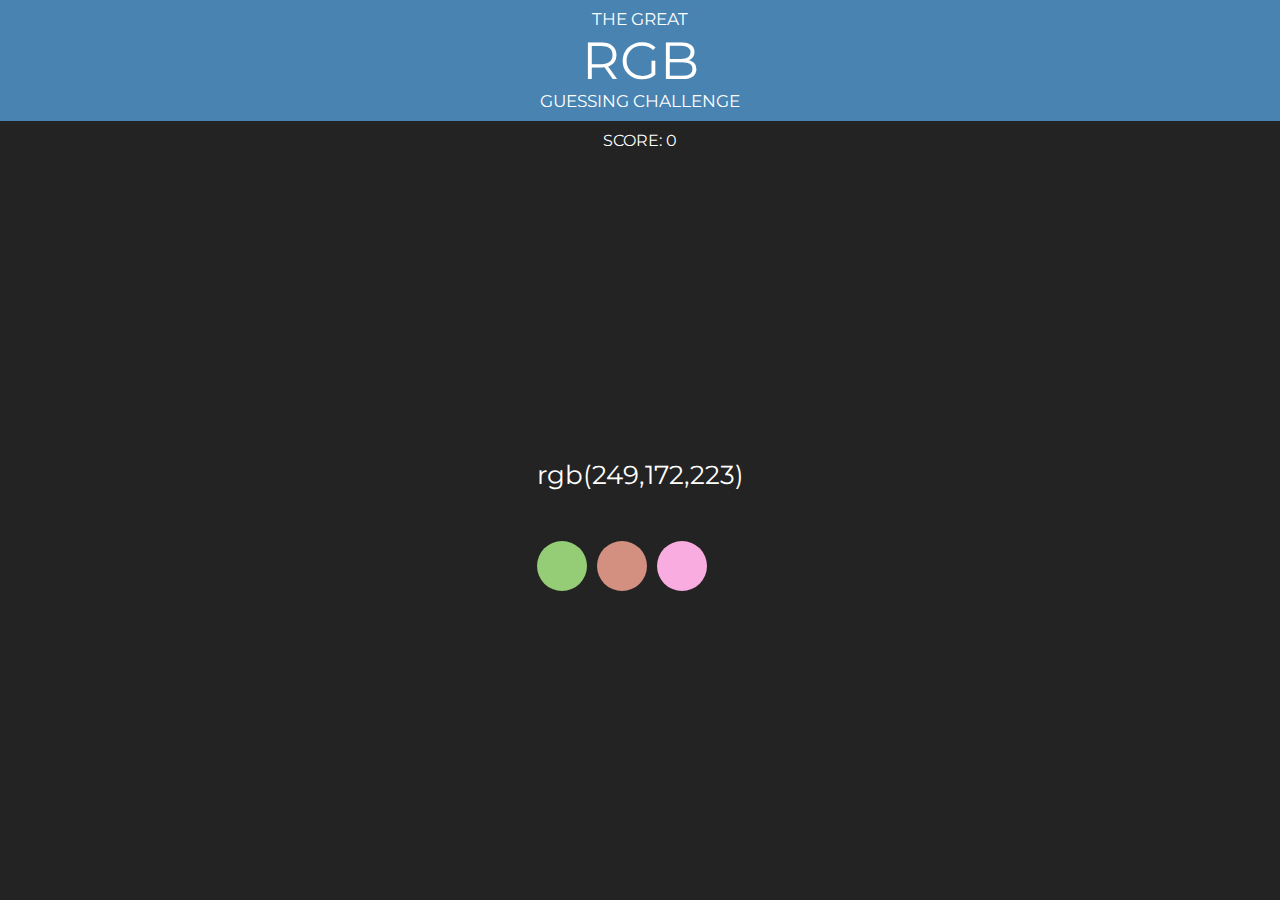
<file: rgb/index.html>
<!DOCTYPE html>
<html lang="ko">

<head>
  <meta charset="UTF-8">
  <meta name="viewport" content="width=device-width, initial-scale=1.0">
  <title>RGB</title>
  <link rel="stylesheet" href="./css/style.css">
  <link href="https://fonts.googleapis.com/css?family=Montserrat" rel="stylesheet">

</head>

<body>
  <div class="wrap">
    <div class="top">
      <div class="font17">THE GREAT</div>

      <div class="rgb">RGB</div>
      <div class="font17">GUESSING CHALLENGE</div>

    </div>
    <div class="bottom">
      <div class="score"></div>
      <div class="game-center">
        <div class="game-center-inner">
          <div class="rgb-text"></div>
          <div class="boxes">
            <div class="box"></div>
            <div class="box"></div>
            <div class="box"></div>
          </div>
        </div>
      </div>
    </div>
  </div>
  <div class="correct modal">
    <div class="modal-inner">
      <div class="modal-title">THAT'S RIGHT!</div>
      <div class="modal-button">NEXT STAGE</div>
    </div>

  </div>
  <div class="wrong modal">
    <div class="modal-inner">
      <div class="modal-title">TOO BAD!</div>
      <div class="modal-score"></div>
      <div class="modal-button">PLAY AGAIN</div>
    </div>

  </div>
  <script src="./js/index.js"></script>
</body>

</html>
</file>
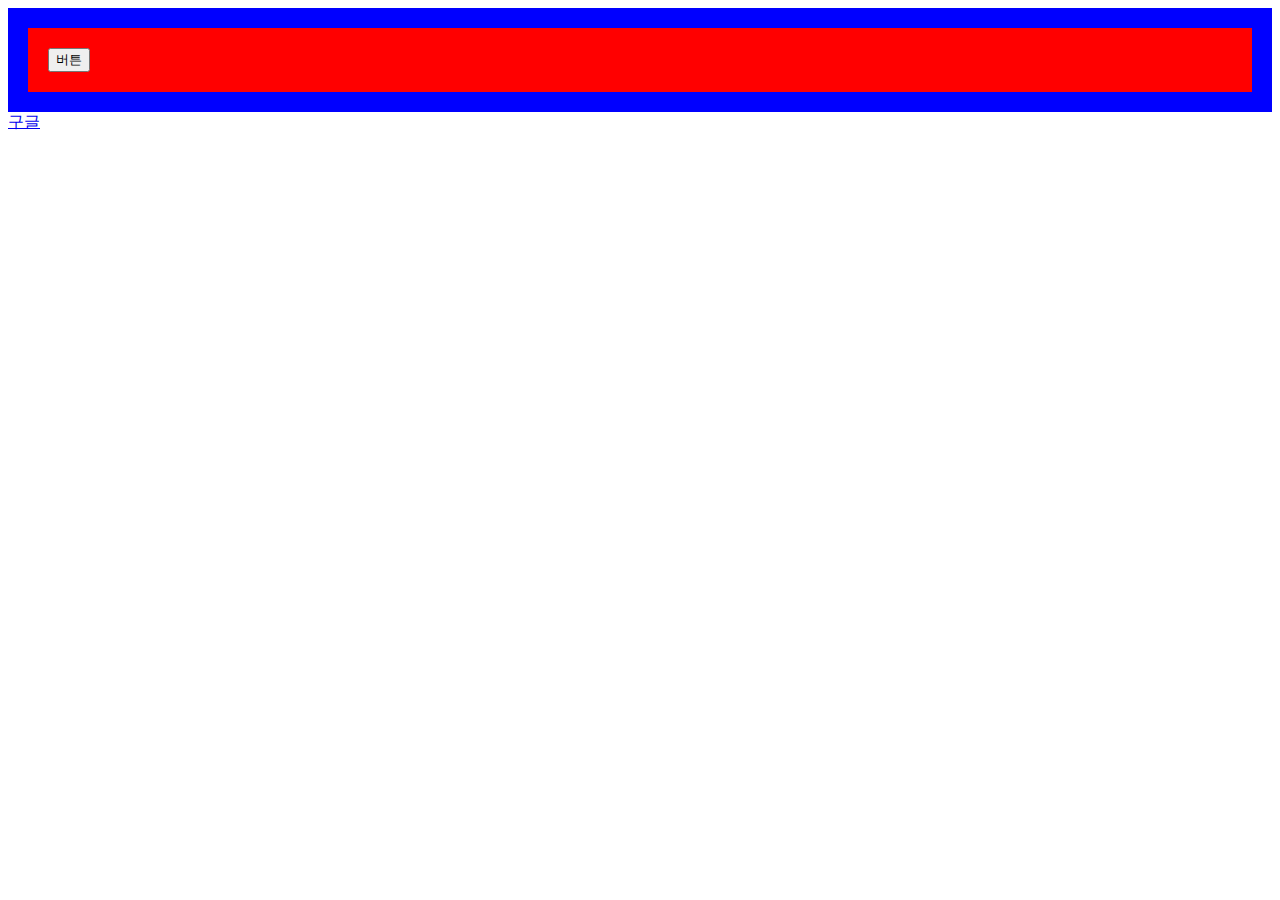
<file: test/1.html>
<!DOCTYPE html>
<html lang="ko">

<head>
    <meta charset="UTF-8">
    <meta name="viewport" content="width=device-width, initial-scale=1.0">
    <meta http-equiv="X-UA-Compatible" content="ie=edge">
    <title>Document</title>
    <style>
        .outter {
            padding: 20px;
            background-color: blue;
        }

        .inner {
            padding: 20px;
            background-color: red;
        }
    </style>
</head>

<body>
    <div class="outter">
        <div class="inner">
            <button>버튼</button>
        </div>
    </div>
    <a href="https://google.com">구글</a>
    <script>
        document.querySelector('.outter').addEventListener('click', e=>{
            // e.currentTarget.classlist.add('ddd');
            // console.log(e.target);
            //  console.log(e.currentTarget);
            alert('outer가 클릭되었습니다.')
        });
        document.querySelector('button').addEventListener('click', e =>{
            alert('button이 클릭되었습니다.')
            e.stopPropagation();
        });
        document.querySelector('a').addEventListener('click',  e => {
            e.preventDefault(); //링크 작동안함.
        });
    </script>
</body>

</html>
</file>
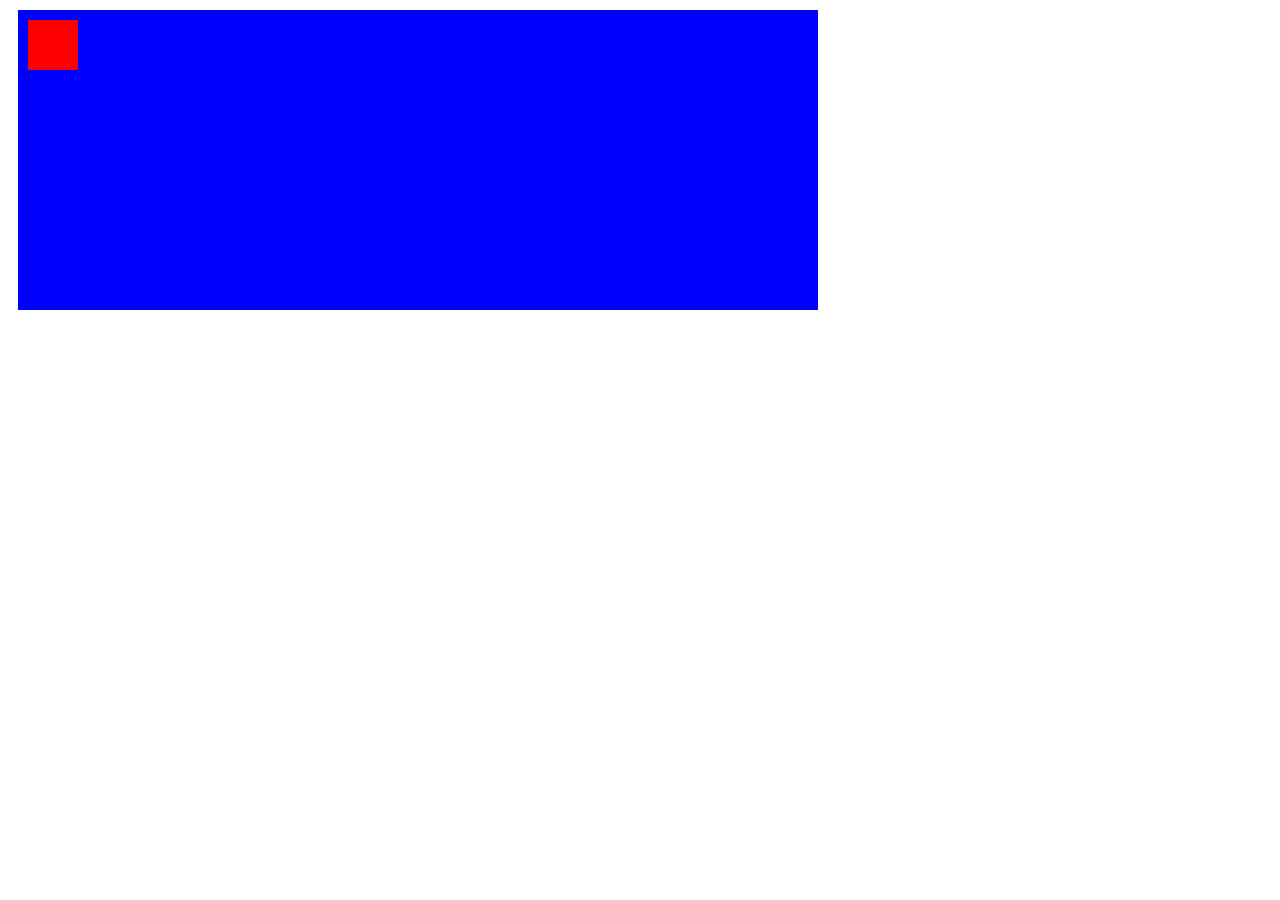
<file: test/2.html>
<!DOCTYPE html>
<html lang="ko">

<head>
    <meta charset="UTF-8">
    <meta name="viewport" content="width=device-width, initial-scale=1.0">
    <meta http-equiv="X-UA-Compatible" content="ie=edge">
    <title>Document</title>
    <style>
        .container {
            position: relative;
            margin: 10px 0px 0px 10px;
            width: 800px;
            height: 300px;
            background-color: blue;
        }

        .box {
            position: absolute;
            top: 10px;
            left: 10px;
            width: 50px;
            height: 50px;
            background-color: red;
        }
    </style>
</head>

<body>
    <div class="container">
        <div class="box"></div>
    </div>
    <script>
        let dragging = false;
        const box = document.querySelector('.box');
        const container = document.querySelector('.container');

        let containerleft;
        let containertop;
        let boxleft;
        let boxtop;
        let demensionx;
        let demensiony;

        box.addEventListener('mousedown', e => {

            dragging = true;
            
            containerleft = parseInt(container.offsetLeft);
            containertop = parseInt(container.offsetTop);
            boxtop = parseInt(box.offsetTop);
            boxleft = parseInt(box.offsetLeft);
            demensionx = e.clientX - (containerleft + boxleft);
            demensiony = e.clientY - (containertop + boxtop);

            console.log('mousedown', e.clientX, demensionx,  boxleft, containerleft);
            //클릭이 일어난 순간에 상대적 위치 저장
            //el.offsetLeft, el.offsetTop

        });

        document.addEventListener('mouseup', e => {
            dragging = false;
          
            console.log(box.style.left, box.style.top);
        });

        document.addEventListener('mousemove', e => {
            if (dragging) {
                box.style.left = `${e.clientX- demensionx}px`;
                box.style.top = `${e.clientY- demensiony}px`;
                console.log(e.clientX, e.clientY, dragging);
            }

        });
    </script>
</body>

</html>
</file>
<file: css/style.css>
@charset "utf-8";
@import url("/css/fontello.css");
*,
*::before,
*::after {
    box-sizing: border-box;
}

ul,
button,
li,
p,
h3 {
    margin: 0;
    padding: 0;
}

li {
    list-style: none;
}

body {
    margin: 0;
    padding: 0;
}

.con {
    padding: 0;
    margin: 0;
    display: -webkit-box;
    display: -moz-box;
    display: -ms-flexbox;
    display: -webkit-flex;
    display: flex;
    -webkit-flex-flow: row wrap;
    justify-content: space-around;
}

.con a {
    cursor: pointer;
    background: rgb(5, 178, 143);
    padding: 5px;
    width: 300px;
    height: 200px;
    margin-top: 10px;
    line-height: 200px;
    color: white;
    display: block;
    text-align: center;
    font-size: 20px;
}

a:link,
a:visited {
    text-decoration: none;
    color: white;
}

a:hover {
    background-color: lightseagreen;
}

.navbar {
    background-color: #553F7A;
    height: 80px;
    padding: 20px 20px 20px 50px;
    line-height: 40px;
}

.home {
    float: left;
}

.navbarul {
    float: left;
}

.navbar li {
    display: inline-block;
    margin-left: 20px;
}

.menu-btn {
    cursor: pointer;
    width: 80px;
    height: 30px;
    border-radius: 5px;
    font-size: 12px;
    background-color: transparent;
    border: 1px solid #FEE38A;
    color: #FEE38A;
}

.menu-btn:hover {
    transition: all 0.2s ease-in;
    background-color: #FEE38A;
    border: 1px solid #FEE38A;
    color: #553F7A;
}

.collapse {
    display: flex;
    align-items: center;
    justify-content: center;
    background-color: #7C54BF;
    height: 5px;
    transition: all 0.2s ease-in;
}

.collapseshow {
    height: 70px;
    transition: all 0.2s ease-in;
}

.collapsecontent {
    opacity: 0;
    visibility: none;
}

.collapsecontentshow {
    transition: all 0.7s ease-in;
    opacity: 1;
}

.collapsecontent {
    height: 50px;
    width: 90%;
    display: flex;
    justify-content: center;
    align-items: center;
}

.collapseitem {
    display: flex;
    justify-content: space-around;
    align-items: center;
    height: 50px;
    width: 90%;
    border: 1px solid white;
    border-radius: 10px;
}

.collapseitem a {
    font-size: 15px;
}

.container {
    position: relative;
}

.modal {
    position: absolute;
    top: -200px;
    left: 50%;
    transform: translateX(-50%);
    width: 500px;
    height: 230px;
    border-radius: 10px;
    padding: 15px 0px 15px 0px;
    background-color: white;
    z-index: 99;
    opacity: 0;
    transition: all 0.2s ease-in;
}

.modalcolsebtn {
    position: absolute;
    bottom: 15px;
    right: 15px;
    font-size: 20px;
    width: 90px;
    height: 40px;
    border-radius: 5px;
    background-color: rgba(134, 142, 149, 0.6);
    color: white;
    border: 0;
}

.modalcolsebtn:hover {
    background-color: rgba(134, 142, 149, 1);
}

.modalshow {
    top: 80px;
    opacity: 1;
    transition: all 0.2s ease-in;
}

.modalwarp {
    z-index: 88;
    position: absolute;
    width: 100%;
    height: 100%;
    background-color: rgba(0, 0, 0, 0.5);
    display: none;
}

.modalwarpshow {
    display: block;
}

.modal h3 {
    padding-left: 15px;
    line-height: 60px;
    border-bottom: 1px solid rgba(0, 0, 0, 0.2)
}

.modal p {
    padding-left: 15px;
    line-height: 80px;
    border-bottom: 1px solid rgba(0, 0, 0, 0.2)
}

.modal span {
    color: rgba(134, 142, 149, 0.6);
    position: absolute;
    top: 15px;
    right: 15px;
    font-size: 20px;
}

.icon-cancel:hover {
    color: rgba(134, 142, 149, 1);
}

.carousel {
    position: relative;
    width: 700px;
    height: 400px;
    background-color: darkcyan;
    margin: 0 auto;
      overflow: hidden;
}



.img {
    position: absolute;
    width: 700px;
    height: 400px;
   
}

.i1 {
    background-color: darkgoldenrod;
  
    
}

.i2 {
display: none;
    background-color: darkgray;
}

.i3 {
    display: none;
    background-color: firebrick;
}


@keyframes disappearleft {
    from {left:0px;}
    to {left: -700px;}
}
@keyframes showleft {
    from {
        left: 700px;
    }
    to {
        left: 0px;
    }
}
@keyframes disappearright {
    from {
        right: 0px;
    }
    to {
        right: -700px;
    }
}

@keyframes showright {
    from {
        right: 700px;
    }
    to {
        right: 0px;
    }
}
.carousel-prev,
.carousel-next {
    z-index: 3;
    position: absolute;
    top: 50%;
    transform: translateY(-50%);
}

.icon-left-open,
.icon-right-open {
    font-size: 30px;
    color: RGBA(179, 179, 179, 1.00);
}
.carobtn:hover{
    color: RGBA(241, 241, 241, 1.00);
}
.carousel-prev {
    left: 30px;
}

.carousel-next {
    right: 30px;
}
</file>
<file: calculator/css/style.css>
@charset "utf-8";
@import url("./fonts.css");
*,
*::before,
*::after {
    box-sizing: border-box;
}


html,
body,
div,
img,
span,
applet,
object,
iframe,
h1,
h2,
h3,
h4,
h5,
h6,
p,
blockquote,
pre,
a,
abbr,
acronym,
address,
big,
cite,
code,
del,
dfn,
em,
img,
ins,
kbd,
q,
s,
samp,
small,
strike,
strong,
sub,
sup,
tt,
var,
b,
u,
i,
center,
dl,
dt,
dd,
ol,
ul,
li,
fieldset,
form,
label,
legend,
table,
caption,
tbody,
tfoot,
thead,
tr,
th,
td,
article,
aside,
canvas,
details,
embed,
figure,
figcaption,
footer,
header,
hgroup,
menu,
nav,
output,
ruby,
section,
summary,
time,
mark,
audio,
video {
    margin: 0;
    padding: 0;
    border: 0;
}

ul {
    list-style: none;
}

table {
    border-collapse: collapse;
    border-spacing: 0;
}



.container{
    margin: 0 auto;
    border-radius: 20px;
    background-color: #000;
    width: 340px;
    height: 580px;
    display: grid;
    grid-template-columns: 10px repeat(4, 80px) 10px;
    grid-template-rows: 10px repeat(7, 80px) 10px;
}

.btn-num{
    width: 60px;
    height: 60px;
    border-radius: 50%;
    border: 0;
    justify-self: center;
    align-self: center;
    background-color: #323232;
    color: #fff;
    font-size: 20px;
    box-shadow: 1px 2px 3px rgba(255,255,255,0.4);

}
.num0 {
    width: 140px;
    height: 60px;
    border-radius: 30px;
    grid-column: 2/4;
    grid-row: 8;
    
}
.num1{
    grid-column: 2;
    grid-row: 7;
}
.num2 {
    grid-column: 3;
    grid-row: 7;
}
.num3 {
    grid-column: 4;
    grid-row: 7;
}
.num4 {
    grid-column: 2;
    grid-row: 6;
}
.num5 {
    grid-column: 3;
    grid-row: 6;
}
.num6 {
    grid-column: 4;
    grid-row: 6;
}
.num7 {
    grid-column: 2;
    grid-row: 5;
}
.num8 {
    grid-column: 3;
    grid-row: 5;
}
.num9 {
    grid-column: 4;
    grid-row: 5;
}
.numtoatal{
    grid-column: 4/6;
    grid-row: 8;
    width: 140px;
    height: 60px;
    border-radius: 30px;
    background-color: #F49506;
}
.numplus{
   grid-column: 5;
   grid-row: 7;
   background-color: #F49506;
}
.numminus{
     grid-column: 5;
     grid-row: 6;
     background-color: #F49506;
}
.numdubble{
    grid-column: 5;
    grid-row: 5;
    background-color: #F49506;
}
.numdivision{
     grid-column: 5;
     grid-row: 4;
     background-color: #F49506;
}
.numremainder{
      grid-column: 4;
      grid-row: 4;
      background-color: #a6a6a6;
}
.numc{
     grid-column: 2;
     grid-row: 4;
     background-color: #a6a6a6;
}
.numpoint{
    grid-column: 3;
    grid-row: 4;
    background-color: #a6a6a6;
}

.resultdisplay {
grid-column: 2/6;
grid-row: 3;
align-self: center;
justify-self: center;
border-radius: 30px;
background-color: rgba(15, 52, 28, 0.5);
color: rgba(255, 255, 255, 0.795);
  width: 295px;
  height: 60px;
  border-top: 1px solid #fdfcfc83;
  font-size: 22pt;
  text-align: right;
 -moz-box-shadow : inset 2px 4px 2px rgba(0,0,0,0.8);
 -webkit-box-shadow: inset 2px 4px 2px rgba(0, 0, 0, 0.8);
 box-shadow: inset 2px 4px 2px rgba(0, 0, 0, 0.8);
 font-family: 'digital';
 color: rgb(1, 58, 20)
}
.lcd{
    grid-column: 2/6;
    grid-row: 3;
    background: linear-gradient(135deg, rgba(255, 255, 255, 0) 0%, rgba(5, 5, 5, 0) 54%, rgba(0, 0, 0, 0.16) 55%, rgba(0, 0, 0, 0.31) 56%, rgba(0, 0, 0, 1) 99%, rgba(0, 0, 0, 1) 100%);
}
.display{
    grid-column: 2/6;
    grid-row: 2;
    text-align: right;
    align-self: center;

    margin-right: 15px;
    font-family: 'digital';
    color: rgba(5, 131, 47,0.5)
}
input[type=text]{
    padding-right: 20px;
}
</file>
<file: gird/css/style.css>
@charset "utf-8";
@import url("./fonts.css");
*,
*::before,
*::after {
    box-sizing: border-box;
}

body {
    margin: 0;
    padding: 0;
}

.container {
    background-color: #dfdfdf;
}

[class*="col"] {
    float: left;
}

.row::after,
.clearfix::after {
    content: "";
    display: block;
    clear: both;
}

.container {
    width: 960px;
    margin: 0 auto;
    background-color: #dfdfdf;
}

.col-1 {
    height: 200px;
    width: 120px;
}

.col-2 {
    height: 200px;
    width: 240px;
}

.col-3 {
    width: 360px;
}

.col-4 {
    width: 480px;
}

.col-5 {
    width: 600px;
}

.col-6 {
    width: 720px;
}

.col-7 {
    width: 840px;
}

.col-8 {
    width: 960px;
}


/* push */

.push-1 {
    margin-left: 120px;
}

.pull-1 {
    margin-right: 120px;
}

.marginT {
    margin-top: 12px;
    margin-bottom: 12px;
}


/* row */

.row {
    background-color: #fff;
}


/* 버튼디자인 */

.button80 {
    width: 80px;
    height: 30px;
    border: 1px solid #aaaaaa;
    background-color: #f6f6f6;
}

.button90 {
    width: 90px;
    height: 30px;
    border: 1px solid #aaaaaa;
    background-color: #f6f6f6;
}

option[value="a"][disabled] {
    display: none;
}

select {
    height: 30px;
    padding-left: 10px;
    font-size: 11px;
    color: #868686;
    border-radius: 15px;
    -webkit-appearance: none;
    /* 화살표 없애기 for chrome*/
    -moz-appearance: none;
    /* 화살표 없애기 for firefox*/
    appearance: none;
    /* 화살표 없애기 공통*/
    background: url('../images/arrow.png') no-repeat 90% 50%;
    /* 화살표 아이콘 추가 */
    background-size: 12px 7px;
}

select::-ms-expand {
    display: none;
    /* 화살표 없애기 for IE10, 11*/
}

.boxcart110 {
    border: 0;
    border-radius: 15px;
    width: 110px;
    height: 30px;
    background-color: #1f4ba5;
}

.boxcart170 {
    border: 0;
    border-radius: 15px;
    width: 170px;
    height: 30px;
    background-color: #1f4ba5;
}


/* ~~~~~~~~~~~~~~~~~~~ */


/* 마우스오버 */


/* 마우스호버 */

.phover:hover {
    cursor: pointer;
}

.hoverwarp {
    grid-column: 1/4;
    grid-row: 1/4;
    background-color: #000;
    opacity: 0;
}

.size1,
.addcart1,
.wishbox-warp {
    opacity: 0;
}

.phover:hover .hoverwarp {
    transition: .4s ease-in-out;
    background-color: #222222;
    opacity: 0.9;
}

.phover:hover .disimg {
    opacity: 0;
}

.phover:hover .ptitle,
.phover:hover .isale,
.phover:hover .pri,
.phover:hover .sprice,
.phover:hover .s1,
.phover:hover .ac11,
.phover:hover .aw1,
.phover:hover .wishbox-warp {
    transition: .4s ease-in-out;
    opacity: 1;
    z-index: 1;
}

.phover:hover .pri {
    color: red;
}

.phover:hover .ptitle {
    color: #fff;
}

.phover:hover .sprice {
    color: #a1a1a1;
}


/* ----호버끝------ */


/* wishbox 공통사항 */

.wishbox {
    visibility: hidden;
}

[class*="addcart"] {
    font-family: 'VarelaRound';
    font-size: 12px;
    text-align: center;
    color: #ffffff;
}

[class*="addwish"]::before {
    font-family: 'PTSerifItalic';
    font-size: 12px;
    line-height: 1.5;
    color: #b8b8b8;
    content: "Add to wishlist";
    content: url('../images/addwish.png') "Add to wishlist";
}

.wishbox:checked+label::before {
    content: url('../images/addwish-done.png') "Added";
}


/* ------------- */

.product1 {
    display: grid;
    grid-template-columns: 26px auto 26px;
    grid-template-rows: 29px auto 29px;
    text-align: center;
    height: 360px;
    border-right: 1px solid rgba(0, 0, 0, 0.1);
}

.pro-title {
    grid-column: 2;
    grid-row: 2;
    justify-self: center;
    align-self: start;
    font-family: 'VarelaRound';
    line-height: 1.33;
    font-size: 12px;
}

.imgproduct {
    grid-column: 2;
    grid-row: 2;
    justify-self: center;
    align-self: center;
    width: 150px;
    height: 150px;
}

.icon-sale {
    grid-column: 2;
    grid-row: 2;
    justify-self: start;
    align-self: end;
}

.price {
    grid-column: 2;
    grid-row: 2;
    justify-self: center;
    align-self: end;
    font-family: 'Oswald';
    font-size: 12px;
    font-weight: bold;
}

.sale-price {
    grid-column: 2;
    grid-row: 2;
    justify-self: end;
    align-self: end;
    text-decoration: line-through;
    font-family: 'Oswald';
    font-size: 8px;
    font-weight: bold;
    color: #a1a1a1;
}

.size1 {
    grid-column: 2;
    grid-row: 2;
    align-self: center;
    justify-self: start;
    margin-left: -9px;
}

.addcart1 {
    margin-right: -9px;
    grid-column: 2;
    grid-row: 2;
    align-self: center;
    justify-self: end;
}

.wishbox-grid {
    font-family: 'PTSerif';
    font-size: 12px;
    color: #b8b8b8;
    margin-top: 62px;
    grid-column: 2;
    grid-row: 2;
    align-self: center;
    justify-self: start;
    margin-left: 20px;
    padding-top: 10px;
}


/* 프로덕트1 끝 */


/* 프로덕트2 */

.product2 {
    border-bottom: 1px solid rgba(0, 0, 0, 0.1);
    display: grid;
    grid-template-columns: repeat(6, 120px);
    grid-template-rows: 15px 15px 45px 15px 15px 15px;
}

.pro2-title {
    grid-column: 2;
    grid-row: 3;
    align-self: start;
    width: 180px;
    font-family: 'VarelaRound';
    font-size: 12px;
    line-height: 1.33;
    color: #222222;
}

.pro2-sub-title {
    grid-column: 2;
    grid-row: 4;
    font-family: 'PTSerifItalic';
    font-size: 12px;
    line-height: 1.5;
    color: #b8b8b8;
}

.imgproduct2 {
    grid-column: 1;
    grid-row: 2;
    width: 90px;
    height: 90px;
    justify-self: center;
}

.icon2-sale {
    grid-column: 4;
    grid-row: 4;
    align-self: end;
}

.price2 {
    grid-column: 4;
    grid-row: 3;
    align-self: start;
    font-family: 'Oswald';
    font-size: 14px;
    font-weight: bold;
}

.sale-price2 {
    grid-column: 4;
    grid-row: 4;
    align-self: end;
    justify-self: center;
    text-decoration: line-through;
    font-family: 'Oswald';
    font-size: 9px;
    color: #a1a1a1;
}

.size2 {
    grid-column: 5;
    grid-row: 3;
}

.addcart2 {
    grid-column: 6;
    grid-row: 3;
    justify-self: end;
    margin-right: 30px;
}

.wishbox2-grid {
    font-family: 'PTSerif';
    font-size: 12px;
    color: #b8b8b8;
    margin-top: 62px;
    grid-column: 5;
    grid-row: 4;
    align-self: end;
    margin-left: -20px;
    justify-self: start;
}


/* 프로덕트3 */

.product3 {
    display: grid;
    grid-template-columns: 30px auto 30px;
    grid-template-rows: 30px auto 30px;
    height: 240px;
}

.pro3-title {
    font-family: 'VarelaRound';
    font-size: 12px;
    line-height: 1.33;
    width: 108px;
    grid-column: 2;
    grid-row: 2;
    justify-self: center;
    text-align: center;
}

.imgproduct3 {
    grid-column: 2;
    grid-row: 2;
    width: 100px;
    height: 100px;
    align-self: center;
    justify-self: center;
}

.icon3-sale {
    grid-column: 2;
    grid-row: 2;
    align-self: end;
}

.price3 {
    grid-column: 2;
    grid-row: 2;
    align-self: end;
    justify-self: center;
}

.sale-price3 {
    grid-column: 2;
    grid-row: 2;
    align-self: end;
    justify-self: end;
    text-decoration: line-through;
}

.size3 {
    grid-column: 5;
    grid-row: 3;
}

.addcart3 {
    grid-column: 6;
    grid-row: 3;
}

.wishbox3-grid {
    font-family: 'PTSerif';
    font-size: 12px;
    color: #b8b8b8;
    margin-top: 62px;
    grid-column: 2;
    grid-row: 2;
    align-self: center;
    justify-self: start;
    margin-left: 20px;
    padding-top: 10px;
}


/* 프로덕트4 */

.product4 {
    display: grid;
    grid-template-columns: 30px auto 30px;
    grid-template-rows: 30px auto 30px;
    height: 480px;
}

.imgproduct4 {
    grid-column: 1;
    grid-row: 1;
    width: 480px;
    height: 480px;
}

.icon4-sale {
    grid-column: 2;
    grid-row: 2;
}

.sum-image {
    grid-column: 2;
    grid-row: 2;
    align-self: end;
}

.sum-image img {
    display: block;
    padding-top: 10px;
}

.checkcl-warp {
    grid-column: 2;
    grid-row: 2;
    justify-self: end;
    align-self: start;
}

.scalespan {
    grid-column: 2;
    grid-row: 2;
    align-self: end;
    justify-self: end;
    background: url('../images/scale.png') 50% 50% no-repeat;
    background-color: #fff;
    display: block;
    border-radius: 20px;
    width: 40px;
    height: 40px;
    box-shadow: 0 1px 2px #aaa;
}


/* 체크박스 스타일 */

.checkpostion input {
    visibility: hidden;
}

.checkpostion label {
    width: 20px;
    height: 20px;
    display: inline-block;
    cursor: pointer;
    overflow: hidden;
    border-radius: 50%;
    box-shadow: 0px 1px 1px #aaa;
}

.label1 {
    background-color: #222222;
}

.checkbgc1:checked+label {
    background-color: darkcyan;
    background: url('../images/picksprite.png') -20px top no-repeat;
}

.label2 {
    background-color: #8a6349;
}

.checkbgc2:checked+label {
    background-color: darkcyan;
    background: url('../images/picksprite.png') -140px top no-repeat;
}

.label3 {
    background-color: #ececec;
}

.checkbgc3:checked+label {
    background-color: darkcyan;
    background: url('../images/picksprite.png') -100px top no-repeat;
}

.label4 {
    background-color: #406ba6;
}

.checkbgc4:checked+label {
    background-color: darkcyan;
    background: url('../images/picksprite.png') -180px top no-repeat;
}

.label5 {
    background-color: #d03131;
}

.checkbgc5:checked+label {
    background-color: darkcyan;
    background: url('../images/picksprite.png') -60px top no-repeat;
}


/* 체크박스 스타일 끝 */


/* product4-detail */

.product4-detail {
    display: grid;
    grid-template-columns: 50px 190px 190px 50px;
    grid-template-rows: 40px 40px 85px 82px auto 67px 10px 30px 23px;
    height: 480px;
}

.catetitle {
    grid-column: 2;
    grid-row: 2;
    font-family: 'OswaldBold';
    font-size: 12px;
    letter-spacing: 1.2px;
    color: #1f4ba5;
}

.add-cate {
    grid-column: 2;
    grid-row: 2;
    justify-self: center;
}

.img4text {
    grid-column: 2;
    grid-row: 3;
}

.prd-desc {
    width: 366px;
    grid-column: 2;
    grid-row: 4;
}

.prd-desc-1 {
    grid-column: 2;
    grid-row: 5;
}

.prd-desc-2 {
    grid-column: 3;
    grid-row: 5;
}

.bottomcon {
    grid-column: 1/5;
    grid-row: 6;
    border-top: 1px solid #aaa;
}

.sizeguide {
    grid-column: 3;
    grid-row: 6;
    align-self: end;
    font-family: 'PTSerifItalic';
    line-height: 1.5;
    color: #b8b8b8;
    margin-left: 105px;
}

.sizeguide::before {
    content: url('../images/sizeguide.png');
    width: 16px;
    height: 16px;
    display: inline-block;
}

.price4 {
    grid-column: 2;
    grid-row: 6;
    align-self: end;
    font-family: 'OswaldBold';
    font-size: 24px;
    text-align: left;
    color: #ff3f2b;
}

.price4-sale {
    grid-column: 2;
    grid-row: 8;
    align-self: end;
    font-family: 'OswaldBold';
    font-size: 14px;
    text-align: left;
    color: #a1a1a1;
    text-decoration: line-through;
}

.addcart4 {
    grid-column: 3;
    grid-row: 8;
    align-self: end;
    width: 170px;
    height: 30px;
    border-radius: 15px;
    border: 0;
    background-color: #1f4ba5;
    margin-left: -50%;
}

.pro-detail-wrap {
    grid-column: 3;
    grid-row: 8;
    align-self: center;
    margin-left: 80px;
    width: 120px;
}

.wishbox1 {
    visibility: hidden;
}

.size4 {
    grid-column: 3;
    grid-row: 6;
    align-self: end;
    width: 80px;
    height: 30px;
    background-color: #f6f6f6;
    border-radius: 15px;
    border: 0;
    margin-left: -50%;
}

.quantity {
    grid-column: 3;
    grid-row: 6;
    align-self: end;
    width: 80px;
    height: 30px;
    border-radius: 15px;
    border: 0;
    margin-left: -5px;
    background-color: #f6f6f6;
    text-align: center;
}

input[type="number"].mod::-webkit-inner-spin-button {
    -webkit-appearance: none;
    background: #FFF url('../images/plus.png') no-repeat center center;
    top: 0;
    right: 0;
    /* shows Spin Buttons per default (Chrome >= 39) */
}
</file>
<file: omok/css/style.css>
@charset "utf-8";
@import url('https://fonts.googleapis.com/css?family=Gloria+Hallelujah|Open+Sans');
*,
*::before,
*::after {
  box-sizing: border-box;
}

html,
body,
div,
span,
applet,
object,
iframe,
h1,
h2,
h3,
h4,
h5,
h6,
p,
blockquote,
pre,
a,
abbr,
acronym,
address,
big,
cite,
code,
del,
dfn,
em,
img,
ins,
kbd,
q,
s,
samp,
small,
strike,
strong,
sub,
sup,
tt,
var,
b,
u,
i,
center,
dl,
dt,
dd,
ol,
ul,
li,
fieldset,
form,
label,
legend,
table,
caption,
tbody,
tfoot,
thead,
tr,
th,
td,
article,
aside,
canvas,
details,
embed,
figure,
figcaption,
footer,
header,
hgroup,
menu,
nav,
output,
ruby,
section,
summary,
time,
mark,
audio,
video {
  margin: 0;
  padding: 0;
  border: 0;
  font-size: 100%;
  font: inherit;
  vertical-align: baseline;
}

h1 {
  padding: 20px;
  font-weight: bold;
  font-size: 30px;
}

body {
  font-family: 'Open Sans', sans-serif;
}

.clearfix::after {
  content: "";
  clear: both;
  display: block;
}

.container {
  width: 100%;
  background-color: RGBA(56, 62, 67, 1.00);
  height: 100vh;
  position: relative;
}

.title {
  width: 900px;
  height: 80px;
  text-align: center;
  padding-top: 10px;
  font-size: 30px;
  font-weight: bold;
  color: black;
  line-height: 80px;
  margin: 0 auto;
}

.board {
  width: 600px;
  margin: 0 auto;
  background-color: #ffc078;
  box-shadow: 0px 30px 80px rgba(0, 0, 0, .65);
}

.row {
  display: flex;
}

.col {
  position: relative;
  flex-grow: 1;
  cursor: pointer;
}

.col:hover {
  background-color: #fd7e14;
}

.col::before {
  display: block;
  content: '';
  padding-bottom: 100%;
}

.col::after {
  position: absolute;
  display: block;
  content: '';
  padding-bottom: 80%;
  width: 80%;
  top: 10%;
  left: 10%;
  border-radius: 50%;
}

.col.black::after {
  background: rgb(69, 72, 77);
  background: -moz-radial-gradient(center, ellipse cover, rgba(69, 72, 77, 1) 0%, rgba(0, 0, 0, 1) 100%);
  background: -webkit-radial-gradient(center, ellipse cover, rgba(69, 72, 77, 1) 0%, rgba(0, 0, 0, 1) 100%);
  background: radial-gradient(ellipse at center, rgba(69, 72, 77, 1) 0%, rgba(0, 0, 0, 1) 100%);
}

.col.white::after {
  background: rgb(255, 255, 255);
  background: -moz-radial-gradient(center, ellipse cover, rgba(255, 255, 255, 1) 0%, rgba(241, 241, 241, 1) 51%, rgba(241, 241, 241, 1) 52%, rgba(225, 225, 225, 1) 100%, rgba(246, 246, 246, 1) 100%, rgba(114, 114, 114, 1) 100%);
  background: -webkit-radial-gradient(center, ellipse cover, rgba(255, 255, 255, 1) 0%, rgba(241, 241, 241, 1) 51%, rgba(241, 241, 241, 1) 52%, rgba(225, 225, 225, 1) 100%, rgba(246, 246, 246, 1) 100%, rgba(114, 114, 114, 1) 100%);
  background: radial-gradient(ellipse at center, rgba(255, 255, 255, 1) 0%, rgba(241, 241, 241, 1) 51%, rgba(241, 241, 241, 1) 52%, rgba(225, 225, 225, 1) 100%, rgba(246, 246, 246, 1) 100%, rgba(114, 114, 114, 1) 100%);
}

.col__grid {
  position: absolute;
  top: 0;
  right: 0;
  bottom: 0;
  left: 0;
}

.col__grid::after {
  display: block;
  content: '';
  position: absolute;
  top: 0;
  right: calc(50% - 1px);
  bottom: calc(50% - 1px);
  left: 0;
  border-right: 1px solid black;
  border-bottom: 1px solid black;
  box-sizing: border-box;
}

.col__grid::before {
  display: block;
  content: '';
  position: absolute;
  top: calc(50%);
  right: -1px;
  bottom: -1px;
  left: calc(50%);
  border-top: 1px solid black;
  border-left: 1px solid black;
  box-sizing: border-box;
}

.row:first-child .col__grid::after {
  border-top: none;
  border-left: none;
  border-right: none;
}

.row:last-child .col__grid::before {
  border-bottom: none;
  border-left: none;
  border-right: none;
}

.col:first-child .col__grid::after {
  border-top: none;
  border-left: none;
  border-bottom: none;
}

.col:last-child .col__grid::before {
  border-top: none;
  border-bottom: none;
  border-right: none;
}

.wrap {
  width: 900px;
  margin: 0 auto;
}

.countwrap {
  position: relative;
}


/* svg */

.whitetimer {
  position: absolute;
  top: 90px;
}

.progress {
  border-radius: 50%;
  box-shadow: -20px 20px 50px rgba(0, 0, 0, .65);
}

.blacktimer {
  position: absolute;
  top: 90px;
  right: 0;
}

.progress {
  -webkit-transform: rotate(-90deg);
  transform: rotate(-90deg);
}

.progress__meter {
  stroke: #ffffff;
}

.progress__meter2 {
  stroke: #000000;
}

.progress__value {
  stroke: #f77a52;
  stroke-linecap: round;
  fill: none;
}

.progress__value2 {
  stroke: #f77a52;
  stroke-linecap: round;
  fill: none;
}

.whitecounttxt {
  font-size: 40px;
}

.blackcounttxt {
  font-size: 40px;
}

.limit1 {
  -webkit-transform: rotate(-90deg);
  transform: rotate(-90deg);
  border-radius: 50%;
  box-shadow: -20px 20px 50px rgba(0, 0, 0, .65);
}

.limit {
  stroke: #ffffff;
}

.limit2 {
  stroke: #000000;
}

.limit__value {
  fill: none;
  stroke: #f77a52;
  stroke-linecap: round;
}

.limit__value2 {
  fill: none;
  stroke: #f77a52;
  stroke-linecap: round;
}

.whitelimit {
  position: absolute;
  left: 40px;
}

.blacklimit {
  position: absolute;
  right: 40px;
}

.victory {
  display: block;
  width: 100%;
  height: 100%;
  background-color: rgba(0, 0, 0, 0.5);
  position: absolute;
  top: 0;
  left: 0;
  display: none;
}

.victoryshow {
  display: block;
}

.victorycontent {
  position: absolute;
  top: -300px;
  left: 50%;
  transform: translateX(-50%);
  width: 500px;
  height: 230px;
  border-radius: 10px;
  padding: 15px 0px 15px 0px;
  background-color: RGBA(56, 62, 67, 1.00);
  z-index: 99;
  opacity: 0;

}

.showing {
  top: 250px;
  opacity: 1;
  transition: all 0.34s ease-in;
}

.victorytxt {
  color: white;
  text-align: center;
}

.victoryradius {
  text-align: center;
  margin-top: 20px;
  margin-left: 50%;
  transform: translateX(-50%);
  width: 50px;
  height: 50px;
  border-radius: 50%;
  color: black;
  line-height: 50px;
  background-color: white;
}
.victoryradiusbalck{
  text-align: center;
  margin-top: 20px;
  margin-left: 50%;
  transform: translateX(-50%);
  width: 50px;
  height: 50px;
  border-radius: 50%;
  color: white;
  line-height: 50px;
  background-color: black;

}

.victorybutton {
  margin-top: 40px;
  margin-left: 50%;
  transform: translateX(-50%);
  width: 100px;
  height: 40px;
  cursor: pointer;
  padding: 10px 15px 10px 15px;
  color: #ffffff;
  font-size: 18px;
  border-radius: 10px;
  background-color: #fd7e14;
  border: 0;
}

.victorybutton:hover {
  background-color: #bfa692;
}



.halfwhite {
  position: absolute;
  top: 0;
  left: 0;
  stroke: whitesmoke;
  stroke-width: 5;
  fill: white;
}
</file>
<file: rgb/css/style.css>
html,
body {
  height: 100%;
  margin: 0;
  padding: 0;
  overflow: hidden;
  color: #ffffff;
}

html {
  font-family: 'Montserrat', sans-serif;
}

.wrap {
  display: flex;
  flex-direction: column;
  height: 100%;
}

.top {
  background-color: #4983b1;
  text-align: center;
  padding: 10px 0px 10px 0px;
}

.rgb {
  font-size: 52px;
  font-weight: 400;
}

.font17 {
  font-size: 17px;
  font-weight: 400;
  line-height: 19px;
}

.bottom {
  display: flex;
  flex-direction: column;
  flex-grow: 1;
  background-color: #232323;
}

.score {
  margin-top: 10px;
  text-align: center;
}

.game-center {
  display: flex;
  flex-direction: column;
  justify-content: center;
  align-items: center;
  flex-grow: 1;
}

.rgb-text {
  font-size: 26px;
  margin-bottom: 50px;
}

.boxes {
  display: flex;
}

.box {
  margin-right: 10px;
  width: 50px;
  height: 50px;
  border-radius: 50%;
  cursor: pointer;
  transition: all 0.65s ease;

}

.box:last-child {
  margin-right: 0;
}

.modal {
  position: fixed;
  top: 0;
  left: 0;
  right: 0;
  bottom: 0;
  display: none;
  justify-content: center;
  align-items: center;



}

.modal-title {
  font-size: 52px;
  font-weight: 800;
}

.modal-button {
  border: 1px solid #fff;
  border-radius: 5px;
  cursor: pointer;
  padding: 10px;
  text-align: center;
  width: 150px;
  margin-top: 10px;
}

.modal.show {
  display: flex;
}

.box.show {
  transform: scale(46);
}
.modal-inner{
  display: flex;
  flex-direction: column;
  align-items: center;
}
</file>
<file: 20171127/css/style.css>
@charset "utf-8";
@import url("./normalize.css");
@import url("./fonts.css");
*, *::before, *::after {
  box-sizing: border-box;
}

/* css reset */

html, body, div, img, span, applet, object, iframe, h1, h2, h3, h4, h5, h6, p, blockquote, pre, a, abbr, acronym, address, big, cite, code, del, dfn, em, img, ins, kbd, q, s, samp, small, strike, strong, sub, sup, tt, var, b, u, i, center, dl, dt, dd, ol, ul, li, fieldset, form, label, legend, table, caption, tbody, tfoot, thead, tr, th, td, article, aside, canvas, details, embed, figure, figcaption, footer, header, hgroup, menu, nav, output, ruby, section, summary, time, mark, audio, video {
  margin: 0;
  padding: 0;
  border: 0;
}
ul {
  list-style: none;
}
table {
  border-collapse: collapse;
  border-spacing: 0;
}

/* 본문 스타일 */

html {
  font-size: 16px;
}

/* 폰트설정 1순위 2순위 설정:다운안될시 대처 */

body {
  font-family: 'VarelaRound', sans-serif;
  font-size: 16px;
  color: #868686;
}

/* 링크스타일 */

a:link, a:visited {
  color: inherit;
  text-decoration: none;
}
a:hover, a:focus {
  color: #f00;
}

/* 여백초기화 */

html, body, h1, h2, p {
  margin: 0;
  padding: 0;
}

/* 숨김 콘텐츠 */

.readable-hidden, .a11y, legend {
  position: absolute;
  width: 1px;
  height: 1px;
  overflow: hidden;
  margin: -1px;
  clip: rect(0, 0, 0, 0);
}

/* 건너뛰기 링크 */

.a11y:focus {
  top: 5px;
  Left: 50%;
  width: auto;
  height: auto;
  margin: 0;
  clip: rect(auto, auto, auto, auto);
  background: #000;
  color: #fff;
  padding: 5px 10px;
  transform: translateX(-50%);
  z-index: 10;
}

/* 공통 스타일 */

.clearfix::after {
  content: "";
  clear: both;
  display: block;
}
.margin {
  margin-left: 120px;
  margin-right: 240px;
}

/* 컨테이너 */

.container {
  width: 960px;
}

/* 헤더 */

.header {
  padding-left: 120px;
  padding-top: 127px;
}
.menu li {
  display: inline-block;
}
.menu li:nth-child(3) {
  margin-left: 30px;
}
.menu li:nth-child(4) {
  margin-left: 466px;
  vertical-align: baseline;
}
.title-heading {
  font-family: 'OswaldBold', sans-serif;
  text-transform: uppercase;
  font-size: 12px;
  letter-spacing: 1.2px;
  color: #1f4ba5;
}
.date {
  font-family: 'PTSerifItalic', sans-serif;
  font-size: 12px;
  line-height: 1.5;
  color: #b8b8b8;
}
.author {
  font-family: 'PTSerifItalic', sans-serif;
  font-size: 10px;
  line-height: 1.5;
  color: #868686;
}
.header span {
  padding-left: 2px;
  font-family: "OswaldBold", sans-serif;
  font-size: 10px;
  line-height: 1.5;
  color: #868686;
  letter-spacing: 1px;
}
.header span:hover, .header span:focus {
  color: #f00;
}

/* 메인컨텐츠 */

.main-content {
  margin-top: 25px;
}
.main-article-heading {
  font-size: 48px;
  font-family: 'VarelaRound';
  color: #222222;
}
.main-article-quote {
  position: relative;
  margin-top: 49px;
  font-family: 'PTSerifItalic', sans-serif;
  font-size: 24px;
  line-height: 1.5;
  color: #868686;
}
.main-article-quote q::before {
  position: absolute;
  content: url("../images/quote.png");
  left: -44px;
  top: 0;
}
.main-article-quote q::after {
  content: "";
}
.main-article-image {
  margin-top: 45px;
}
.main-article-image-content {
  display: block;
  width: 960px;
  height: 360px
}
.main-article-image figcaption {
  margin-top: 30px;
  font-family: 'PTSerifItalic', sans-serif;
  font-size: 12px;
  line-height: 1.5;
  color: #b8b8b8;
}
.main-article-content {
  margin-top: 50px;
  line-height: 1.88;
  color: #868686;
}

/* 이미지 슬라이드 */

.image-slide img {
  display: block;
}
.section1 {
  display: flex;
  margin-top: 50px;
}
.section1 figcaption {
  text-align: center;
  margin-top: 20px;
  font-family: 'PTSerifItalic', sans-serif;
  font-size: 12px;
  line-height: 1.5;
  color: #b8b8b8;
}
.image-list {
  margin-top: 41px;
}
.prev {
  display: block;
  width: 60px;
  height: 60px;
  border: 1px solid #ececec;
  cursor: pointer;
  float: left;
  overflow: hidden;
  background: url("../images/icon-prev.png") no-repeat;
  background-position: 25px 23px;
  padding-top: 60px;
}
.next {
  display: block;
  width: 60px;
  height: 60px;
  border: 1px solid #ececec;
  cursor: pointer;
  float: left;
  overflow: hidden;
  background: url("../images/icon-next.png") no-repeat;
  background-position: 25px 23px;
  padding-top: 60px;
  margin-left: 1px;
}
.tab-status {
  display: inline-block;
  margin-top: 23px;
  margin-left: 30px;
  font-size: 14px;
  line-height: 1.29;
  text-align: left;
}
.tab-status span {
  font-size: 9px;
  vertical-align: top;
}

/* 서브아티클 */

.sub-article {
  margin-top: 49px;
}
.sub-article-heading {
  font-size: 30px;
  color: #222222
}
.sub-article-content {
  margin-top: 48px;
  font-size: 16px;
  line-height: 1.88;
  color: #868686;
}
.sub-article-quote-content {
  position: relative;
  width: 357px;
}
.sub-article-quote-content q::before {
  position: absolute;
  content: url("../images/quote1.png");
  left: -42px;
  top: 0;
}
.sub-article-quote-content q::after {
  content: "";
}
.sub-article-quote {
  margin-top: 48px;
}
.sub-article-quote-content {
  float: left;
  width: 357px;
  font-family: 'PTSerifItalic', sans-serif;
  font-size: 18px;
  line-height: 1.67;
  text-align: left;
  color: #222222
}
.sub-article-author {
  float: left;
  margin-left: 45px;
  text-align: left;
}
.sub-article-author-name {
  font-family: 'VarelaRound', sans-serif;
  font-size: 14px;
  line-height: 1.14;
  color: #222222;
  margin-top: 19px;
}
.sub-article-author-nation {
  font-family: 'PTSerifItalic', sans-serif;
  font-size: 12px;
  line-height: 1.5;
  color: #b8b8b8;
  margin-top: 9px;
}
.sub-article-add-wrap {
  margin-top: 50px;
}
.sub-article-add-content {
  margin-top: 50px;
  font-size: 16px;
  line-height: 1.88;
  color: #868686;
}

/* video */

.video {
  margin-top: 46px;
  position: relative;
  width: 600px;
  height: 320px;
}
.video img {
  display: block;
}
.video-duration {
  position: absolute;
  top: 20px;
  right: 20px;
  font-size: 12px;
  text-align: right;
  color: rgba(255, 255, 255, 0.5);
}
.video-caption {
  text-align: center;
  font-family: 'PTSerif', sans-serif;
  font-size: 12px;
  font-style: italic;
  line-height: 1.5;
  color: #b8b8b8;
  margin-top: 20px;
}
.video-play-button {
  position: absolute;
  left: 60px;
  bottom: 60px;
  width: 40px;
  height: 54px;
  background: url('../images/icon-paly.png') no-repeat 50%;
  ;
  overflow: hidden;
  border: 0;
}
.video-play-button::before {
  content: "";
  display: block;
  width: 100%;
  height: 100%;
}

/* other-content */

.other-content {
  font-family: 'VarelaRound', sans-serif;
  margin-top: 79px;
  text-align: left;
}
.other-content1-heading, .other-content2-heading {
  font-size: 18px;
  color: #222222;
}
.other-content p {
  font-size: 16px;
  line-height: 1.88;
  color: #868686;
  margin-top: 25px;
}
.other-content1 {
  float: left;
  width: 266px;
}
.other-content2 {
  float: left;
  width: 262px;
  margin-left: 54px;
}

/* footer */

.footer {
  padding-left: 120px;
  padding-bottom: 42px;
}
.social {
  margin-top: 56px;
}
.social li {
  display: inline-block;
  margin-right: 10px;
  text-align: right;
}
.social a {
  display: block;
  width: 85px;
  height: 30px;
  border-radius: 15px;
  font-family: 'OswaldBold', sans-serif;
  font-size: 10px;
  letter-spacing: 1px;
  color: #ffffff;
  line-height: 30px;
  padding-right: 20px;
}
.facebook {
  background: url("../images/facebool.png") no-repeat 15px 50%;
  background-color: #215b9a;
}
.twitter {
  background: url("../images/icon-twitter.png") no-repeat 15px 50%;
  background-color: #00adf2;
}
.google {
  background: url("../images/icon-google.png") no-repeat 15px 50%;
  background-color: #ce4435;
}
.pinterest {
  background: url("../images/icon-pinterest.png") no-repeat 15px 50%;
  background-color: #e51616;
}
.back {
  margin-top: 43px;
}
.back a {
  font-family: 'VarelaRound', sans-serif;
  font-size: 12px;
  line-height: 18px;
  color: #1f4ba5;
}
.back a::before {
  content: url("../images/icon-back.png");
  padding-right: 10px;
}
</file>
<file: myself/css/style.css>
@charset "utf-8";
@import url("./normalize.css");
@import url("../css/fontello.css");
*,
*::before,
*::after {
    box-sizing: border-box;
}

body {
    margin: 0;
    padding: 0;
}

html,
button,
body,
div,
img,
span,
applet,
object,
iframe,
h1,
h2,
h3,
h4,
h5,
h6,
p,
blockquote,
pre,
a,
abbr,
acronym,
address,
big,
cite,
code,
del,
dfn,
em,
img,
ins,
kbd,
q,
s,
samp,
small,
strike,
strong,
sub,
sup,
tt,
var,
b,
u,
i,
center,
dl,
dt,
dd,
ol,
ul,
li,
fieldset,
form,
label,
legend,
table,
caption,
tbody,
tfoot,
thead,
tr,
th,
td,
article,
aside,
canvas,
details,
embed,
figure,
figcaption,
footer,
header,
hgroup,
menu,
nav,
output,
ruby,
section,
summary,
time,
mark,
audio,
video,
{
    margin: 0;
    padding: 0;
    border: 0;
}

ul {
    list-style: none;
}
ol {
    list-style: none;
    
}
table {
    border-collapse: collapse;
    border-spacing: 0;
}
.clearfix::after {
    content: "";
    clear: both;
    display: block;
}

.container {
    position: relative;
    width: 1200px;
    height: 100vh;
    background-color: #d6eaf6;
    margin: 0 auto;
}

.dec {
    float: left;
    margin-top: 200px;
    margin-left: 87px;
    width: 400px;
    color: #464646;
}

.kakao {
   
    position: absolute;
    left: 50%;
    transform: translateX(-50%);
    top: 21px;
    width: 325px;
    height: 639px;
    background: url('../images/iphone6.png');
}

.chatbgc {
    background-color: #9cbad4;
    position: absolute;
    top: 79px;
    left: 31px;
    width: 266px;
    height: 474px;
}

.statusbar {
    position: absolute;
    top: 3px;
    left: 0;
    height: 14px;
    width: 266px;
}

.statusbar>ul>li {
    position: absolute;
    top: 0;
    font-size: 13px;
}

.icon-signal:before {
    font-family: 'fontello';
    content: '\e807';
}

.icon-signal {
    left: 0;
}

.carrier {
    left: 20px;
}

.icon-wifi {
    left: 40px;
}

.time {
    left: 110px;
}

.icon-bluetooth-b {
    right: 60px;
}

.batterystatus {
    right: 30px;
}

.icon-battery-4 {
    right: 5px;
}

.menu {
    position: relative;
    border-bottom: 1px solid rgba(100, 97, 97, 0.2);
    margin-top: 28px;
    height: 40px;
}

.icon-angle-left {
    font-size: 28px;
    display: inline-block;
}

.id {
    vertical-align: top;
    font-size: 18px;
    margin-left: 65px;
    display: inline-block;
}

.icon-search-1 {
    vertical-align: top;
    font-size: 24px;
    margin-left: 30px;
    display: inline-block;
}

.icon-menu {
    vertical-align: top;
    font-size: 24px;
    display: inline-block;
}


.left{
    float: left;
}
.right{
    float: right;
   
}
.block{
    display: block;
    text-align: right;
    margin-top: 10px;
}
/* chat area */
.chat-messages {
    height: 385px;
    width: 266px;
    position: absolute;
   overflow: scroll;
    
}
.chat-messages-list{
    padding: 10px 10px 10px 10px;  

}
.anwser{
    position: relative;
}
.profileimg {
    position: absolute;
    top: 0;
    left: 0px;
    width: 40px;
    height: 40px;
    border-radius: 50% 50%;
    background-image: url('../images/profile.png');
    background-size: 40px;
}
.anwtxtwrap {
    margin-left: 50px;
}
.name {
    display: block;
    font-size: 12px;
    
}
.anwtext{
   
    font-size: 12px;
}
.awschatbubble { 
    margin-top: 5px;
    padding: 7px 10px 7px 10px;
    display: inline-block;
    background-color: #ffffff;
    border-radius: 5px 5px 5px 5px;
}
.reschatbubble {
    padding: 7px 10px 7px 10px;
    display: inline-block;
    background-color: #ffeb00;
    border-radius: 5px 5px 5px 5px;
}

.txttime {
    vertical-align: bottom;
    font-size: 5px;
    color: #617583;
}
.restxt{
    margin-top: 10px;
}

/* input area */
.inputtxt {
    position: absolute;
    bottom: 0px;
    height: 37px;
    width: 266px;
    background-color: #eeeeee;
}

.icon-plus {
    display: inline-block;
    margin-top: 5px;
    font-size: 25px;
    
}

.inputtxt form {
    position: absolute;
    top: 3px;
    left: 40px;
    display: inline-block;
    
}
.inputtxt input {
    width: 220px;
    height: 30px;
    border-radius: 10px;
    border: 1px solid rgba(100, 97, 97, 0.2);
    font-size: 15px;
    padding-left: 10px;
}
</file>
